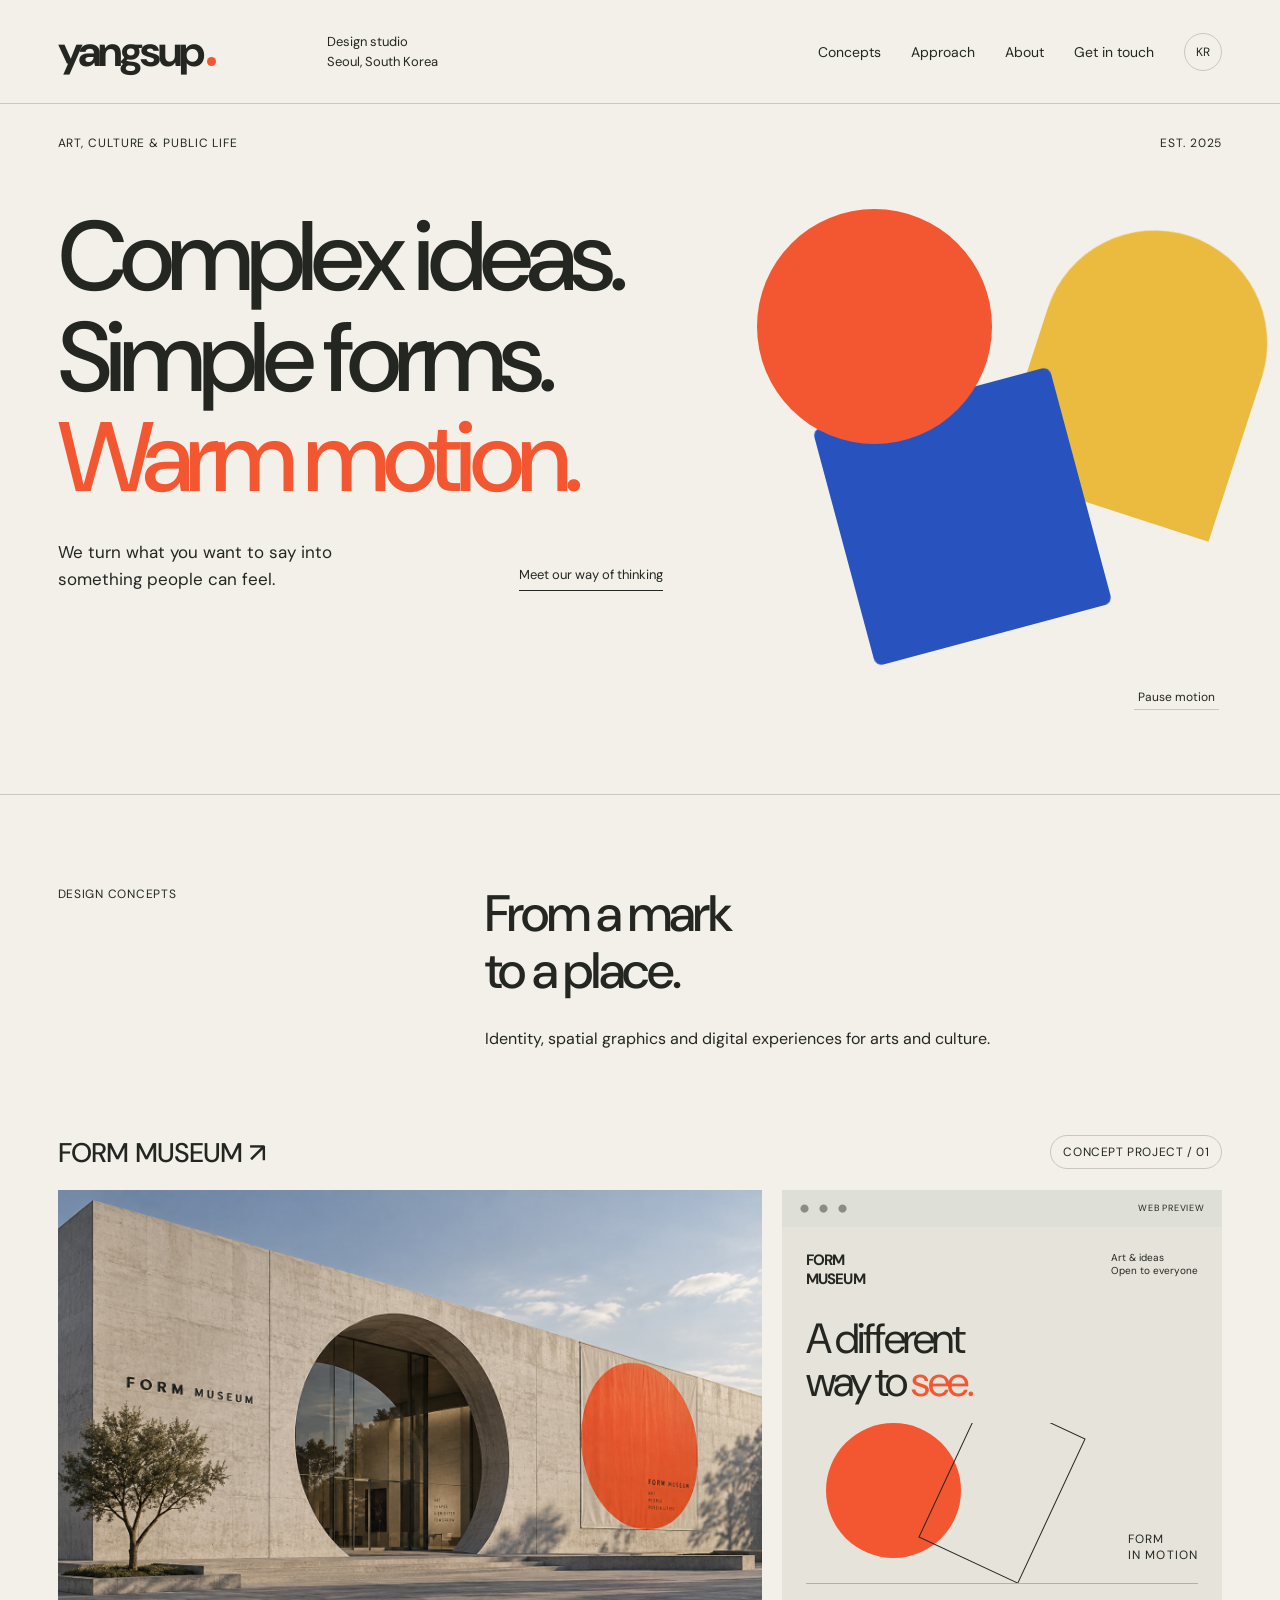
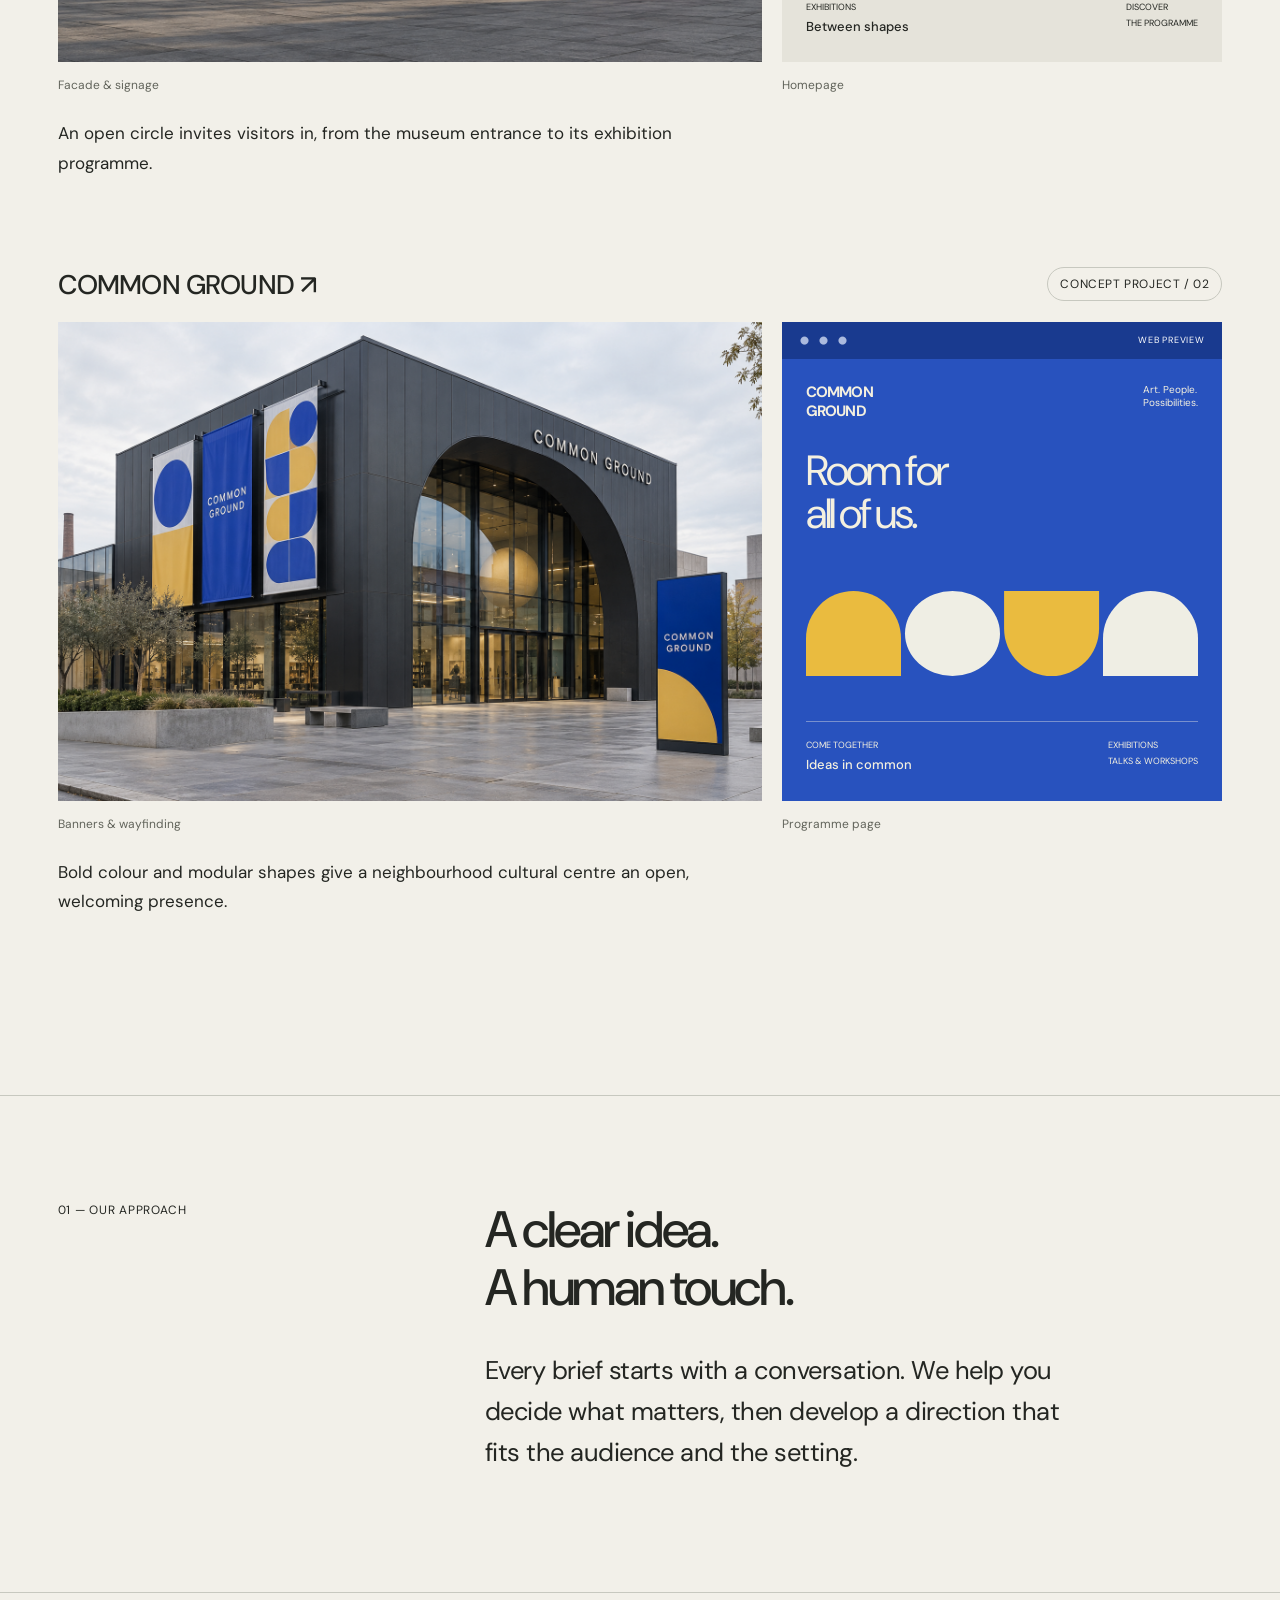
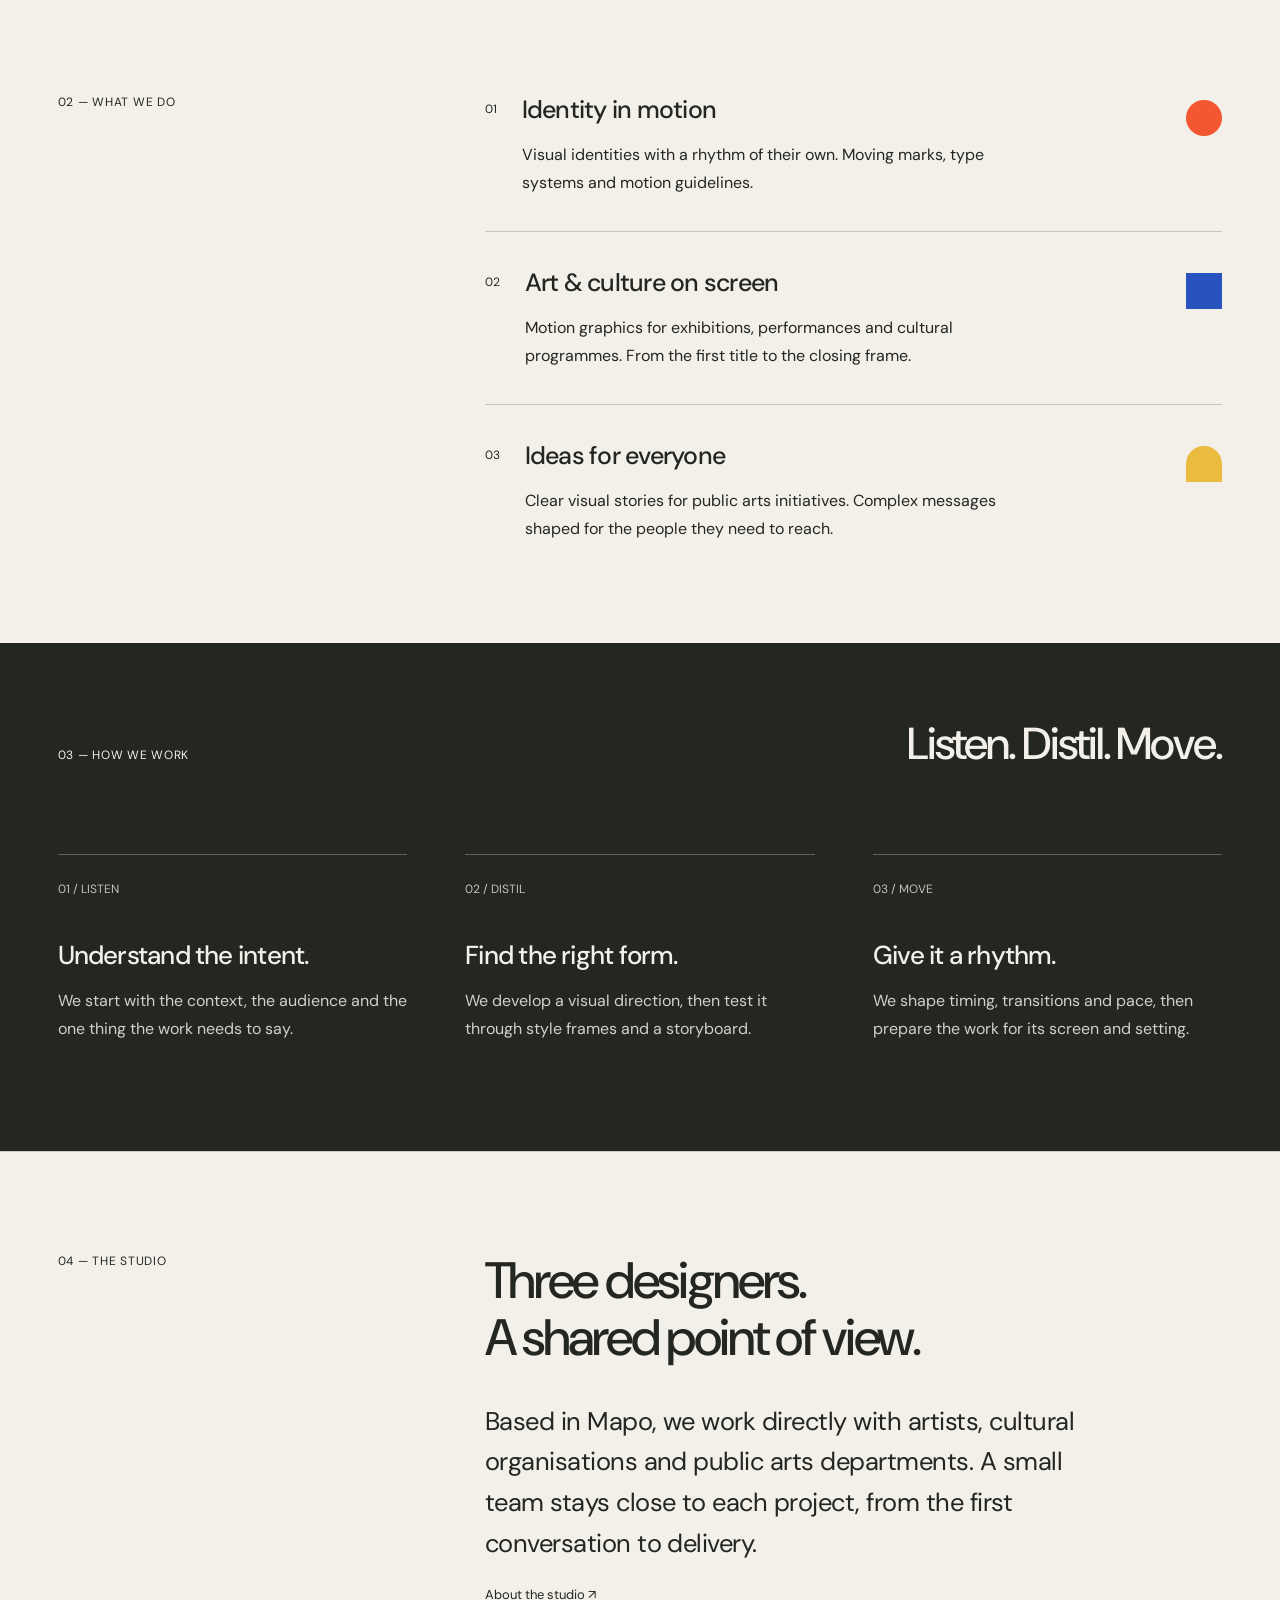
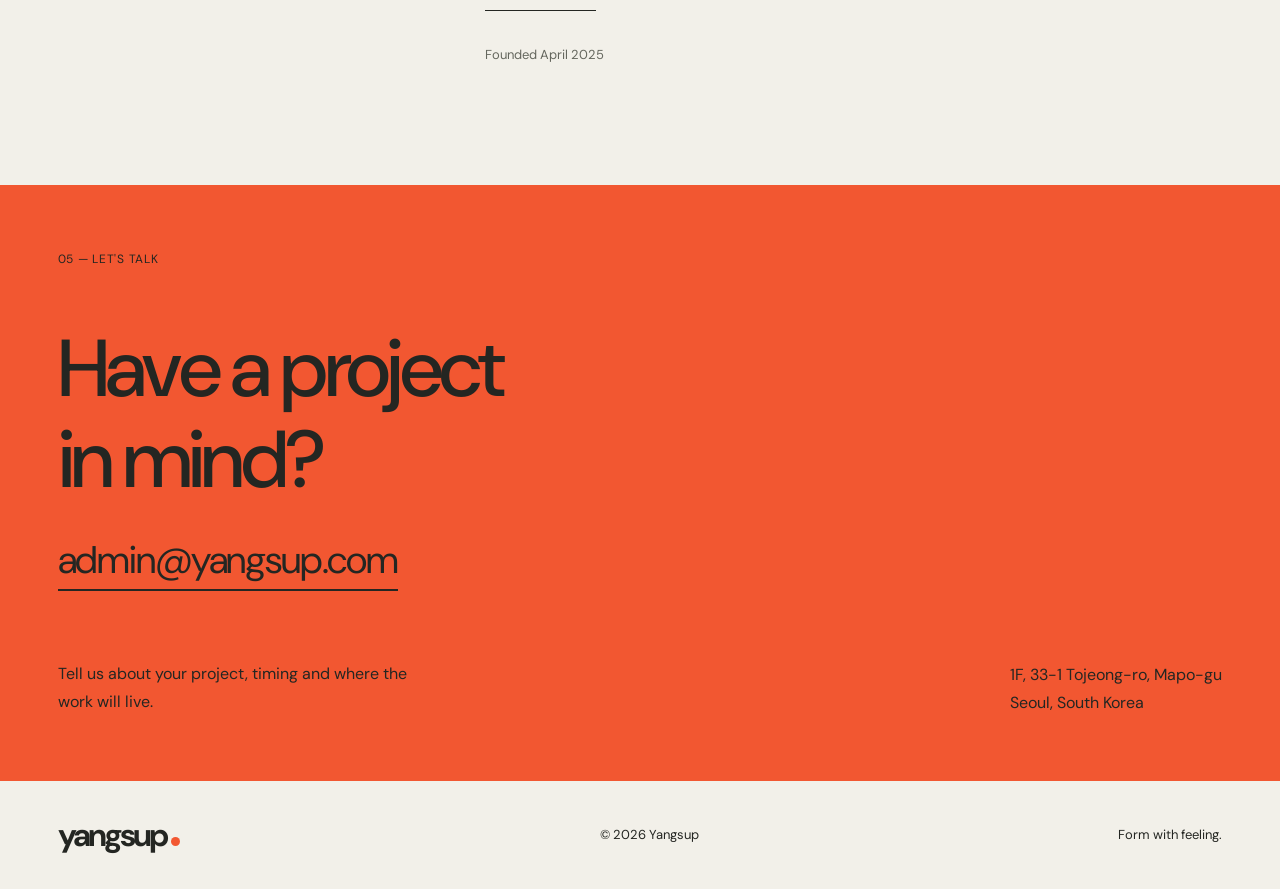
<file: index.html>
<!doctype html>
<html lang="en"><head><meta charset="utf-8"><meta name="viewport" content="width=device-width,initial-scale=1"><title>Yangsup — Ideas into warm motion.</title><meta name="description" content="Yangsup is a three-person motion design studio in Seoul. We translate complex ideas into geometric forms and warm, thoughtful movement for arts and culture."><meta name="theme-color" content="#f2f0e9"><link rel="icon" type="image/svg+xml" href="data:image/svg+xml,%3Csvg xmlns='http://www.w3.org/2000/svg' viewBox='0 0 64 64'%3E%3Crect width='64' height='64' rx='32' fill='%23f25731'/%3E%3Cpath d='M17 19L32 35L47 19M32 35V49' stroke='%23212320' stroke-width='9' fill='none'/%3E%3C/svg%3E"><link rel="stylesheet" href="style.css?v=20261009c"></head>
<body><a class="skip" href="#main">Skip to content</a><header><a class="logo" href="#" aria-label="Yangsup home">yangsup<span class="logo-dot"></span></a><span class="header-note">Design studio<br>Seoul, South Korea</span><nav aria-label="Main navigation"><a href="#concepts" data-en="Concepts" data-ko="콘셉트">Concepts</a><a href="#approach" data-en="Approach" data-ko="작업 방식">Approach</a><a href="about.html" data-en="About" data-ko="소개">About</a><a href="#contact" data-en="Get in touch" data-ko="프로젝트 문의">Get in touch</a><button id="lang" aria-label="한국어로 보기">KR</button></nav></header>
<main id="main"><section class="hero"><div class="eyebrow"><span>ART, CULTURE & PUBLIC LIFE</span><span>EST. 2025</span></div><h1 data-en="Complex ideas.<br>Simple forms.<br><em>Warm motion.</em>" data-ko="복잡한 말을.<br>명확한 형태로.<br><em>따뜻한 움직임으로.</em>">Complex ideas.<br>Simple forms.<br><em>Warm motion.</em></h1><div class="hero-bottom"><p data-en="We turn what you want to say into something people can feel." data-ko="전하고 싶은 말을, 사람들이 느낄 수 있는 움직임으로 만듭니다.">We turn what you want to say into something people can feel.</p><a href="#approach" class="text-link" data-en="Meet our way of thinking" data-ko="우리의 작업 방식">Meet our way of thinking</a></div><div class="motion-stage" role="group" aria-label="Three geometric forms moving gently together: an orange circle, a yellow arch, and a blue square."><div class="shape circle"></div><div class="shape arch"></div><div class="shape square"></div><span class="stage-caption"></span><button id="motion" aria-pressed="false" aria-label="Pause animation">Pause motion</button></div></section>
<section class="portfolio" id="concepts" aria-labelledby="portfolio-title">
<div class="portfolio-heading"><div class="label" data-en="DESIGN CONCEPTS" data-ko="콘셉트 포트폴리오">DESIGN CONCEPTS</div><div><h2 id="portfolio-title" data-en="From a mark<br>to a place." data-ko="하나의 형태에서<br>하나의 공간으로.">From a mark<br>to a place.</h2><p data-en="Identity, spatial graphics and digital experiences for arts and culture." data-ko="예술과 문화를 위한 아이덴티티, 공간 그래픽, 디지털 경험.">Identity, spatial graphics and digital experiences for arts and culture.</p></div></div>
<article class="project"><div class="project-title"><h3><a href="form-museum.html">FORM MUSEUM ↗</a></h3><span class="concept-label">CONCEPT PROJECT / 01</span></div><div class="project-visuals"><figure class="architecture"><a href="form-museum.html" aria-label="View FORM MUSEUM project"><img src="form-museum.png" alt="Concept visualization of an art museum with a circular entrance and orange exhibition banner" loading="lazy" width="1536" height="1024"></a><figcaption data-en="Facade & signage" data-ko="외관과 사인">Facade & signage</figcaption></figure><figure class="web-concept museum-web"><div class="browser-bar"><span>● ● ●</span><span>WEB PREVIEW</span></div><div class="mock-page"><div class="mock-nav"><strong>FORM<br>MUSEUM</strong><span>Art & ideas<br>Open to everyone</span></div><div class="mock-title">A different<br>way to <em>see.</em></div><div class="museum-composition"><span class="mock-orbit"></span><span class="mock-line"></span><span class="mock-frame">FORM<br>IN MOTION</span></div><div class="mock-bottom"><span>EXHIBITIONS<br><b>Between shapes</b></span><span>DISCOVER<br>THE PROGRAMME</span></div></div><figcaption data-en="Homepage" data-ko="홈페이지">Homepage</figcaption></figure></div><div class="project-description"><p data-en="An open circle invites visitors in, from the museum entrance to its exhibition programme." data-ko="열린 원을 초대의 표시로 삼았습니다. 미술관 입구부터 전시 안내까지 관객을 이끕니다.">An open circle invites visitors in, from the museum entrance to its exhibition programme.</p></div></article>
<article class="project"><div class="project-title"><h3><a href="common-ground.html">COMMON GROUND ↗</a></h3><span class="concept-label">CONCEPT PROJECT / 02</span></div><div class="project-visuals"><figure class="architecture"><a href="common-ground.html" aria-label="View COMMON GROUND project"><img src="common-ground.png" alt="Concept visualization of a cultural centre with blue and yellow geometric banners" loading="lazy" width="1536" height="1024"></a><figcaption data-en="Banners & wayfinding" data-ko="배너와 공간 안내">Banners & wayfinding</figcaption></figure><figure class="web-concept culture-web"><div class="browser-bar"><span>● ● ●</span><span>WEB PREVIEW</span></div><div class="mock-page"><div class="mock-nav"><strong>COMMON<br>GROUND</strong><span>Art. People.<br>Possibilities.</span></div><div class="mock-title">Room for<br>all of us.</div><div class="culture-composition"><span></span><span></span><span></span><span></span></div><div class="mock-bottom"><span>COME TOGETHER<br><b>Ideas in common</b></span><span>EXHIBITIONS<br>TALKS & WORKSHOPS</span></div></div><figcaption data-en="Programme page" data-ko="프로그램 페이지">Programme page</figcaption></figure></div><div class="project-description"><p data-en="Bold colour and modular shapes give a neighbourhood cultural centre an open, welcoming presence." data-ko="선명한 색과 조합 가능한 도형으로 동네 문화공간의 열린 분위기를 표현했습니다.">Bold colour and modular shapes give a neighbourhood cultural centre an open, welcoming presence.</p></div></article>
</section>
<section class="intro section" id="approach"><div class="label">01 — <span data-en="OUR APPROACH" data-ko="작업 방식">OUR APPROACH</span></div><div><h2 data-en="A clear idea.<br>A human touch." data-ko="생각은 명확하게.<br>감각은 따뜻하게.">A clear idea.<br>A human touch.</h2><p class="large-copy" data-en="Every brief starts with a conversation. We help you decide what matters, then develop a direction that fits the audience and the setting." data-ko="모든 작업은 대화에서 시작합니다. 무엇을 전달할지 함께 정하고, 관객과 매체에 맞는 방향을 제안합니다.">Every brief starts with a conversation. We help you decide what matters, then develop a direction that fits the audience and the setting.</p></div></section>
<section class="services section"><div class="label">02 — <span data-en="WHAT WE DO" data-ko="하는 일">WHAT WE DO</span></div><div class="service-list"><article><span class="number">01</span><div><h3 data-en="Identity in motion" data-ko="움직이는 아이덴티티">Identity in motion</h3><p data-en="Visual identities with a rhythm of their own. Moving marks, type systems and motion guidelines." data-ko="브랜드 고유의 리듬을 만듭니다. 움직이는 로고, 타이포그래피, 모션 가이드라인을 설계합니다.">Visual identities with a rhythm of their own. Moving marks, type systems and motion guidelines.</p></div><span class="mini orange"></span></article><article><span class="number">02</span><div><h3 data-en="Art & culture on screen" data-ko="화면으로 만나는 예술">Art & culture on screen</h3><p data-en="Motion graphics for exhibitions, performances and cultural programmes. From the first title to the closing frame." data-ko="전시, 공연, 문화 프로그램을 위한 모션 그래픽. 첫 타이틀부터 마지막 장면까지 하나의 흐름으로 연결합니다.">Motion graphics for exhibitions, performances and cultural programmes. From the first title to the closing frame.</p></div><span class="mini blue"></span></article><article><span class="number">03</span><div><h3 data-en="Ideas for everyone" data-ko="누구에게나 닿는 이야기">Ideas for everyone</h3><p data-en="Clear visual stories for public arts initiatives. Complex messages shaped for the people they need to reach." data-ko="공공 예술 사업의 복잡한 메시지를 정리합니다. 전달해야 할 사람을 생각하며 형태와 움직임을 고릅니다.">Clear visual stories for public arts initiatives. Complex messages shaped for the people they need to reach.</p></div><span class="mini yellow"></span></article></div></section>
<section class="process"><div class="process-heading"><div class="label">03 — <span data-en="HOW WE WORK" data-ko="진행 과정">HOW WE WORK</span></div><h2 data-en="Listen. Distil. Move." data-ko="듣고. 고르고. 움직입니다.">Listen. Distil. Move.</h2></div><div class="steps"><article><span>01 / LISTEN</span><h3 data-en="Understand the intent." data-ko="의도를 이해합니다.">Understand the intent.</h3><p data-en="We start with the context, the audience and the one thing the work needs to say." data-ko="프로젝트의 맥락과 관객을 이해하고, 꼭 전달해야 할 한 가지를 찾습니다.">We start with the context, the audience and the one thing the work needs to say.</p></article><article><span>02 / DISTIL</span><h3 data-en="Find the right form." data-ko="알맞은 형태를 찾습니다.">Find the right form.</h3><p data-en="We develop a visual direction, then test it through style frames and a storyboard." data-ko="시각적인 방향을 정하고, 스타일 프레임과 스토리보드로 함께 확인합니다.">We develop a visual direction, then test it through style frames and a storyboard.</p></article><article><span>03 / MOVE</span><h3 data-en="Give it a rhythm." data-ko="리듬을 더합니다.">Give it a rhythm.</h3><p data-en="We shape timing, transitions and pace, then prepare the work for its screen and setting." data-ko="타이밍과 전환, 속도를 다듬습니다. 작품이 놓일 화면과 공간에 맞춰 마무리합니다.">We shape timing, transitions and pace, then prepare the work for its screen and setting.</p></article></div></section>
<section class="studio section" id="studio"><div class="label">04 — <span data-en="THE STUDIO" data-ko="스튜디오">THE STUDIO</span></div><div><h2 data-en="Three designers.<br>A shared point of view." data-ko="세 명의 디자이너.<br>함께 바라보는 방향.">Three designers.<br>A shared point of view.</h2><p class="large-copy" data-en="Based in Mapo, we work directly with artists, cultural organisations and public arts departments. A small team stays close to each project, from the first conversation to delivery." data-ko="마포를 기반으로 예술가, 문화예술 단체, 공공기관의 예술 부서와 협업합니다. 작은 팀이 첫 대화부터 납품까지 긴밀하게 참여합니다.">Based in Mapo, we work directly with artists, cultural organisations and public arts departments. A small team stays close to each project, from the first conversation to delivery.</p><a class="text-link" href="about.html" data-en="About the studio ↗" data-ko="스튜디오 소개 ↗">About the studio ↗</a><p class="established" data-en="Founded April 2025" data-ko="2025년 4월 설립">Founded April 2025</p></div></section>
<section class="contact" id="contact"><div class="label">05 — <span data-en="LET'S TALK" data-ko="프로젝트 문의">LET'S TALK</span></div><h2 data-en="Have a project<br>in mind?" data-ko="준비 중인<br>프로젝트가 있나요?">Have a project<br>in mind?</h2><a class="email" href="mailto:admin@yangsup.com">admin@yangsup.com</a><div class="contact-bottom"><p data-en="Tell us about your project, timing and where the work will live." data-ko="프로젝트의 내용과 일정, 작업이 쓰일 곳을 알려 주세요.">Tell us about your project, timing and where the work will live.</p><address><span data-en="1F, 33-1 Tojeong-ro, Mapo-gu<br>Seoul, South Korea" data-ko="서울 마포구 토정로 33-1, 1층">1F, 33-1 Tojeong-ro, Mapo-gu<br>Seoul, South Korea</span></address></div></section></main><footer><a class="logo" href="#">yangsup<span class="logo-dot"></span></a><span>© <span id="year">2026</span> Yangsup</span><span data-en="Form with feeling." data-ko="형태에 온도를.">Form with feeling.</span></footer><script src="script.js?v=3"></script></body></html>
</file>
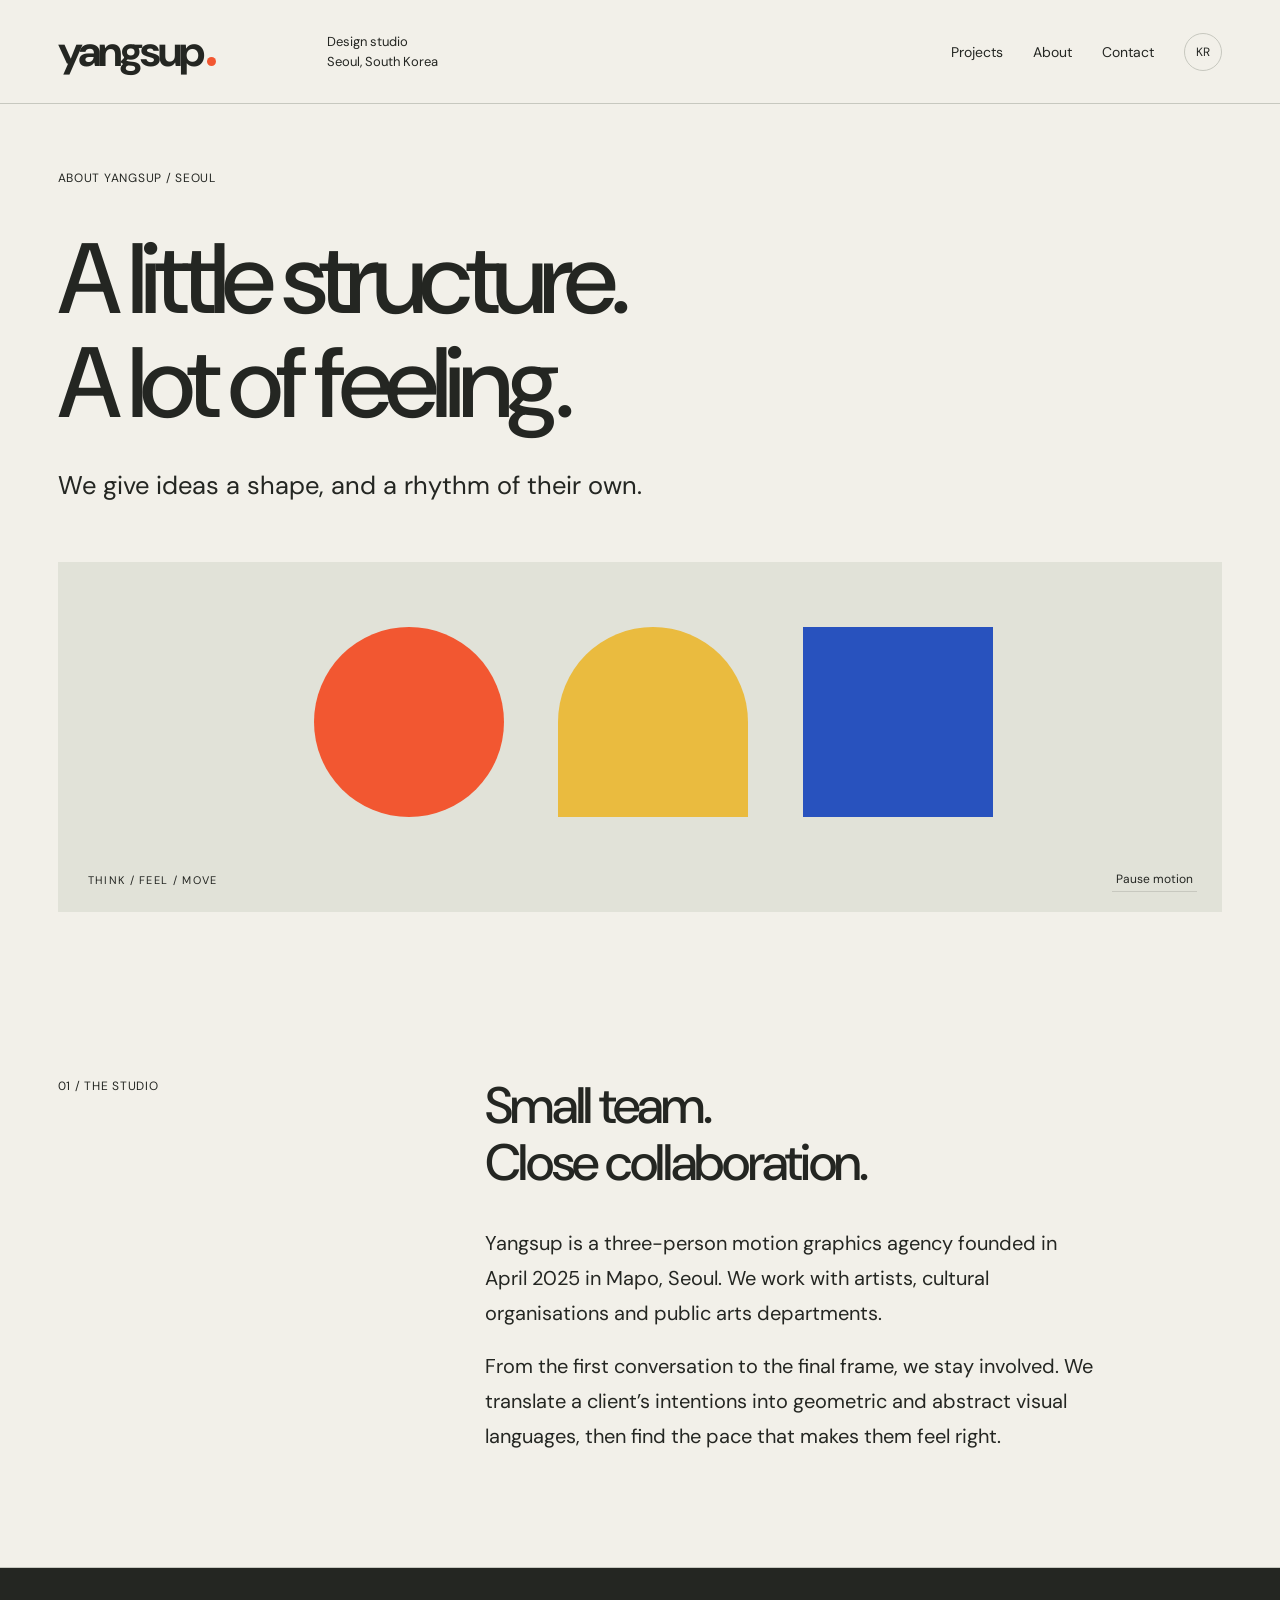
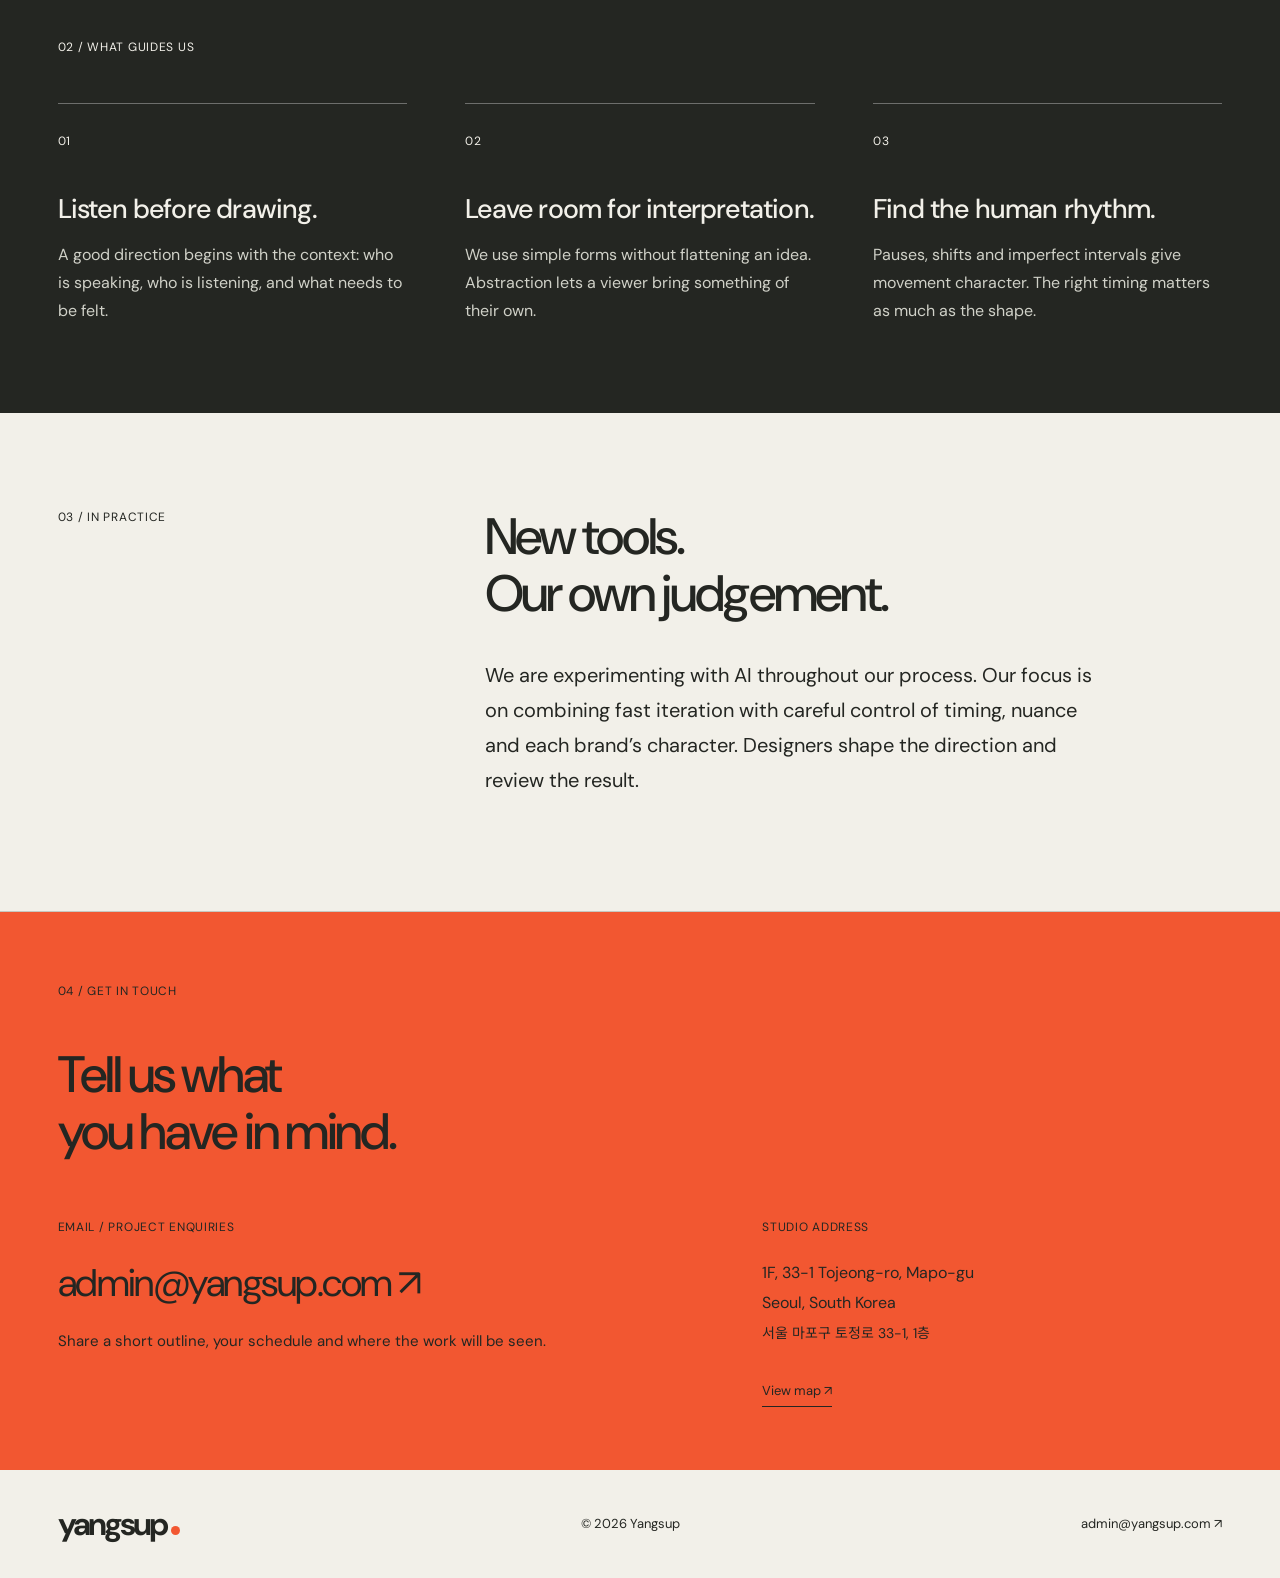
<file: about.html>
<!doctype html><html lang="en"><head><meta charset="utf-8"><meta name="viewport" content="width=device-width,initial-scale=1"><title>About — Yangsup</title><meta name="description" content="About. Motion, identity and digital design by Yangsup, Seoul."><link rel="stylesheet" href="style.css?v=20261009"><link rel="stylesheet" href="detail.css?v=1"></head><body class="detail-page"><a class="skip" href="#main">Skip to content</a><header><a class="logo" href="index.html" aria-label="Yangsup home">yangsup<span class="logo-dot"></span></a><span class="header-note">Design studio<br>Seoul, South Korea</span><nav aria-label="Main navigation"><a href="index.html#concepts" data-en="Projects" data-ko="프로젝트">Projects</a><a href="about.html" data-en="About" data-ko="소개">About</a><a href="mailto:admin@yangsup.com" data-en="Contact" data-ko="문의">Contact</a><button id="lang" aria-label="한국어로 보기">KR</button></nav></header><main id="main"><section class="detail-intro about-intro"><div class="label">ABOUT YANGSUP / SEOUL</div><h1 data-en="A little structure.<br>A lot of feeling." data-ko="명확한 구조.<br>풍부한 감각.">A little structure.<br>A lot of feeling.</h1><p class="lead" data-en="We give ideas a shape, and a rhythm of their own." data-ko="생각에 형태를, 그 형태에 고유한 리듬을 부여합니다.">We give ideas a shape, and a rhythm of their own.</p><div class="about-art" aria-label="A circle, arch and square moving in a shared space"><i class="orbit-disc anim"></i><i class="about-arch anim"></i><i class="about-square anim"></i><span>THINK / FEEL / MOVE</span><button id="motion" aria-pressed="false">Pause motion</button></div></section><section class="editorial"><div class="label">01 / THE STUDIO</div><div><h2 data-en="Small team.<br>Close collaboration." data-ko="작은 팀.<br>긴밀한 협업.">Small team.<br>Close collaboration.</h2><p data-en="Yangsup is a three-person motion graphics agency founded in April 2025 in Mapo, Seoul. We work with artists, cultural organisations and public arts departments." data-ko="Yangsup은 2025년 4월 서울 마포에서 시작한 3인 모션 그래픽 에이전시입니다. 예술가, 문화예술 단체, 공공기관의 예술 부서와 협업합니다.">Yangsup is a three-person motion graphics agency founded in April 2025 in Mapo, Seoul. We work with artists, cultural organisations and public arts departments.</p><p data-en="From the first conversation to the final frame, we stay involved. We translate a client’s intentions into geometric and abstract visual languages, then find the pace that makes them feel right." data-ko="첫 대화부터 마지막 장면까지 함께합니다. 고객의 의도를 기하학과 추상의 시각 언어로 해석하고, 그에 어울리는 속도와 호흡을 찾습니다.">From the first conversation to the final frame, we stay involved. We translate a client’s intentions into geometric and abstract visual languages, then find the pace that makes them feel right.</p></div></section><section class="principles"><div class="label">02 / WHAT GUIDES US</div><div class="principle-grid"><article><span class="label">01</span><h3 data-en="Listen before drawing." data-ko="그리기 전에 듣습니다.">Listen before drawing.</h3><p data-en="A good direction begins with the context: who is speaking, who is listening, and what needs to be felt." data-ko="누가 말하고, 누가 듣는지 살펴봅니다. 전달할 내용과 남기고 싶은 감정을 먼저 이해합니다.">A good direction begins with the context: who is speaking, who is listening, and what needs to be felt.</p></article><article><span class="label">02</span><h3 data-en="Leave room for interpretation." data-ko="해석할 여지를 남깁니다.">Leave room for interpretation.</h3><p data-en="We use simple forms without flattening an idea. Abstraction lets a viewer bring something of their own." data-ko="간결하게 표현하되 생각의 깊이는 지킵니다. 보는 이가 자신의 경험을 더할 수 있도록 여백을 남깁니다.">We use simple forms without flattening an idea. Abstraction lets a viewer bring something of their own.</p></article><article><span class="label">03</span><h3 data-en="Find the human rhythm." data-ko="사람의 리듬을 찾습니다.">Find the human rhythm.</h3><p data-en="Pauses, shifts and imperfect intervals give movement character. The right timing matters as much as the shape." data-ko="멈춤과 전환, 일정하지 않은 간격이 움직임의 개성을 만듭니다. 형태만큼 타이밍을 중요하게 생각합니다.">Pauses, shifts and imperfect intervals give movement character. The right timing matters as much as the shape.</p></article></div></section><section class="editorial"><div class="label">03 / IN PRACTICE</div><div><h2 data-en="New tools.<br>Our own judgement." data-ko="새로운 도구.<br>우리의 판단.">New tools.<br>Our own judgement.</h2><p data-en="We are experimenting with AI throughout our process. Our focus is on combining fast iteration with careful control of timing, nuance and each brand’s character. Designers shape the direction and review the result." data-ko="제작 과정 전반에서 AI를 실험합니다. 빠른 시도에 타이밍과 감정의 세밀한 조율을 결합하고, 각 브랜드의 개성을 지키는 데 집중합니다. 방향을 정하고 결과를 판단하는 것은 디자이너입니다.">We are experimenting with AI throughout our process. Our focus is on combining fast iteration with careful control of timing, nuance and each brand’s character. Designers shape the direction and review the result.</p></div></section><section class="about-contact" id="contact"><div class="label">04 / GET IN TOUCH</div><h2 data-en="Tell us what<br>you have in mind." data-ko="준비 중인 이야기를<br>들려주세요.">Tell us what<br>you have in mind.</h2><div class="contact-grid"><div><span class="label">EMAIL / PROJECT ENQUIRIES</span><a class="contact-mail" href="mailto:admin@yangsup.com">admin@yangsup.com ↗</a><p data-en="Share a short outline, your schedule and where the work will be seen." data-ko="프로젝트 개요와 일정, 작업이 쓰일 곳을 알려 주세요.">Share a short outline, your schedule and where the work will be seen.</p></div><div><span class="label">STUDIO ADDRESS</span><address>1F, 33-1 Tojeong-ro, Mapo-gu<br>Seoul, South Korea<br><span lang="ko">서울 마포구 토정로 33-1, 1층</span></address><a class="text-link" href="https://www.google.com/maps/search/?api=1&query=33-1+Tojeong-ro+Mapo-gu+Seoul" target="_blank" rel="noopener" data-en="View map ↗" data-ko="지도 보기 ↗">View map ↗</a></div></div></section></main><footer><a class="logo" href="index.html">yangsup<span class="logo-dot"></span></a><span>© <span id="year">2026</span> Yangsup</span><a href="mailto:admin@yangsup.com">admin@yangsup.com ↗</a></footer><script src="script.js?v=3"></script></body></html>
</file>
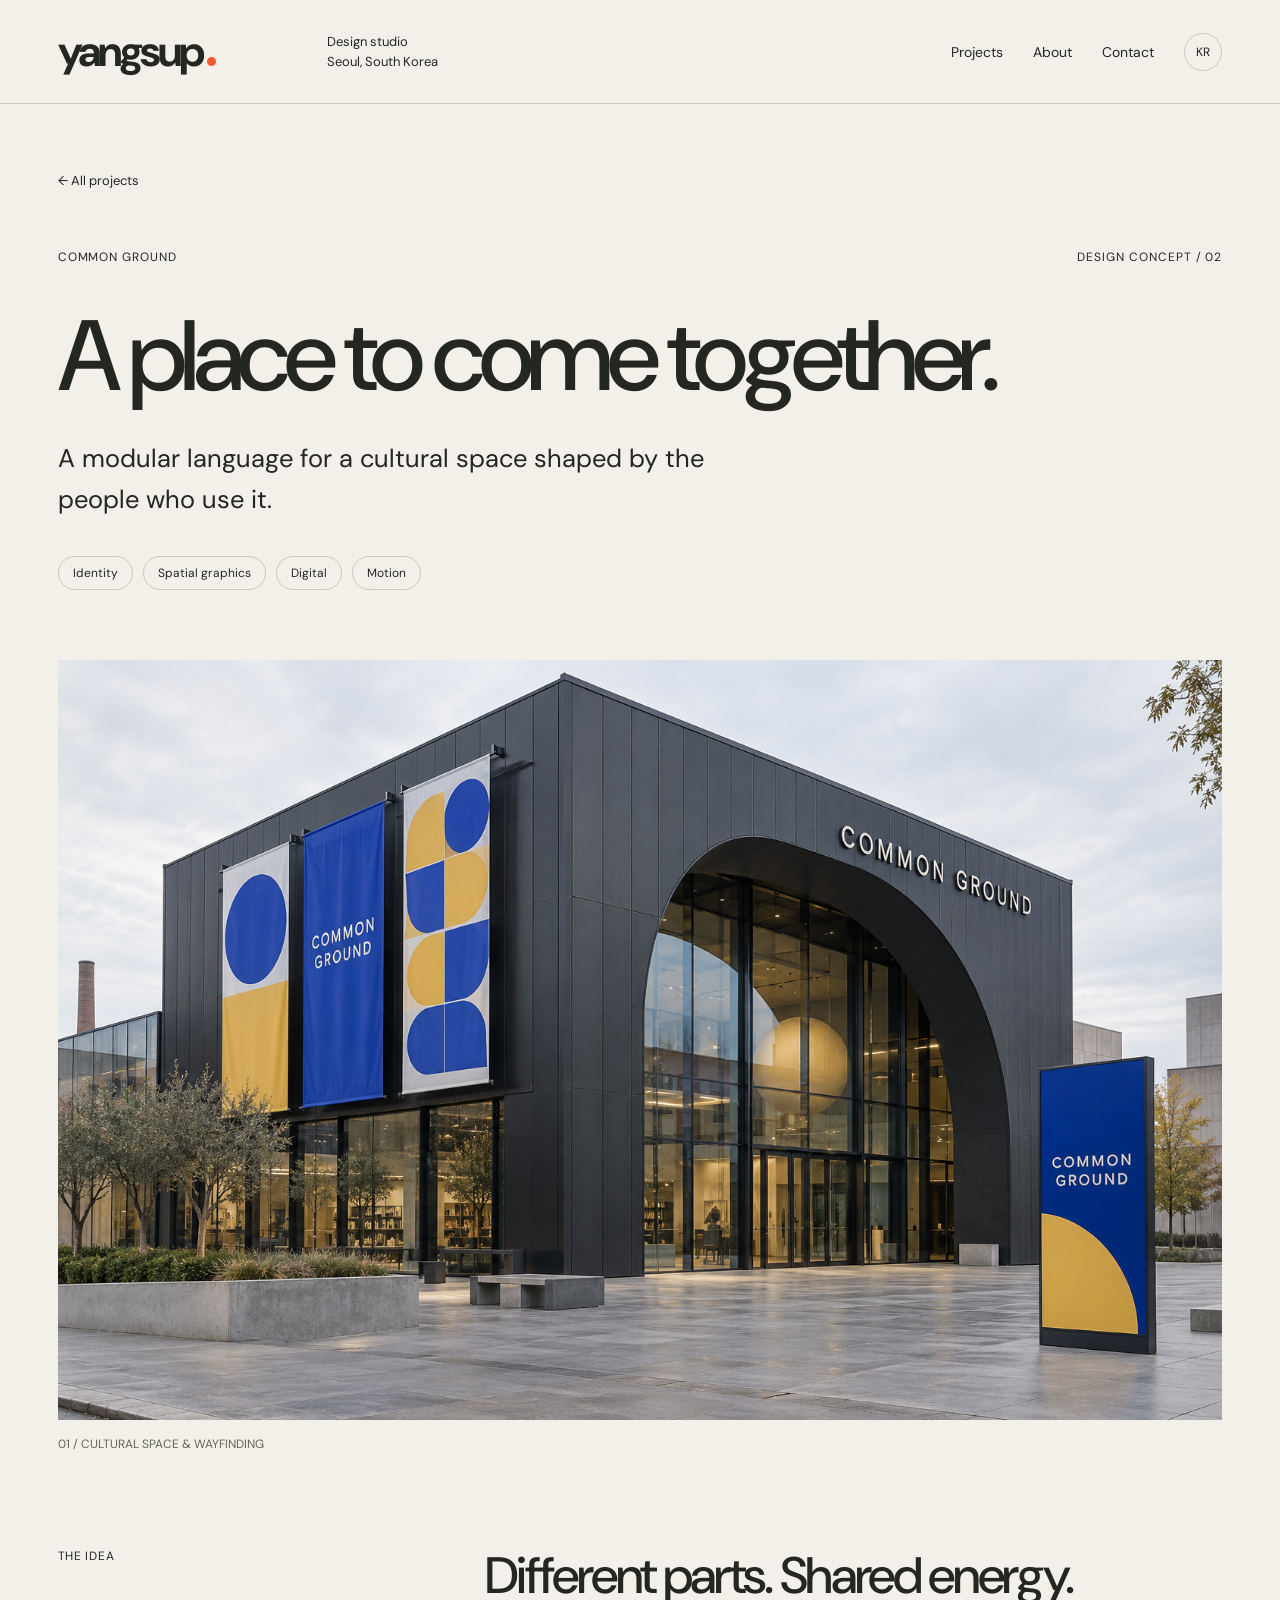
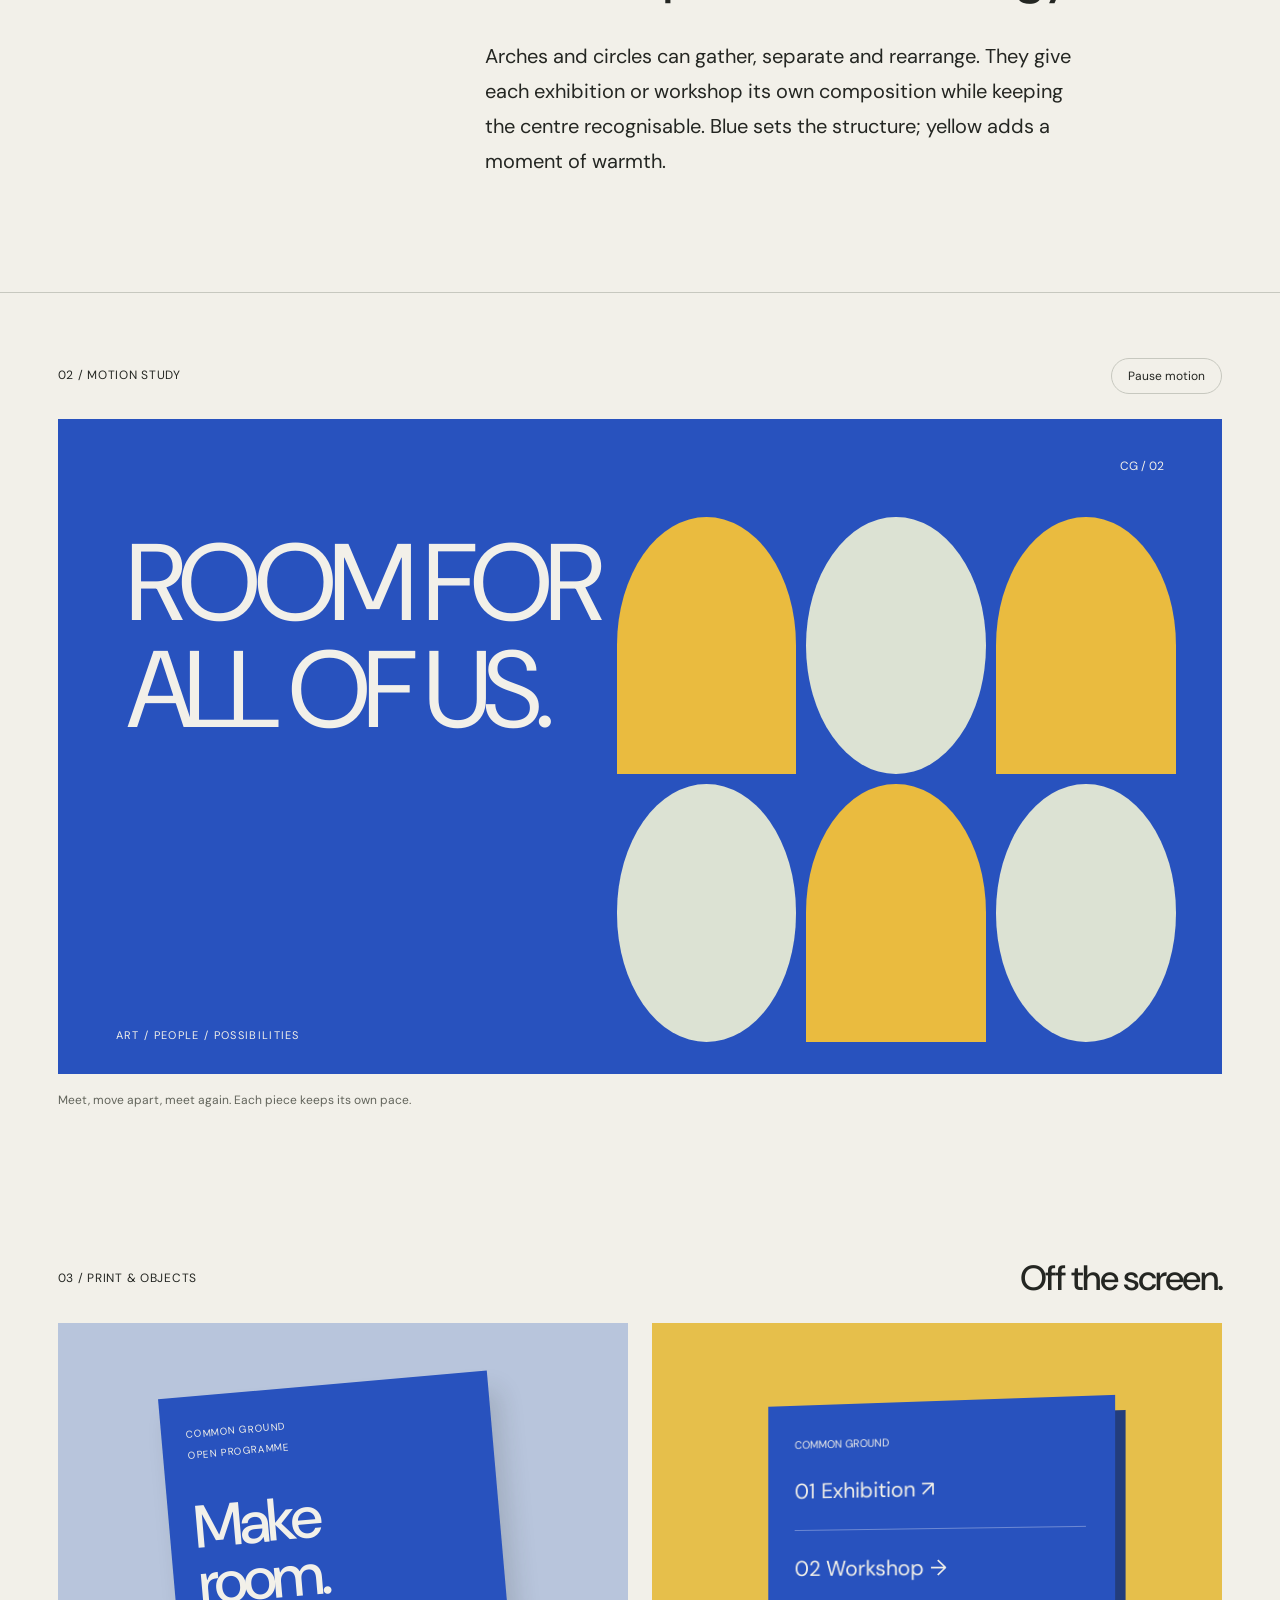
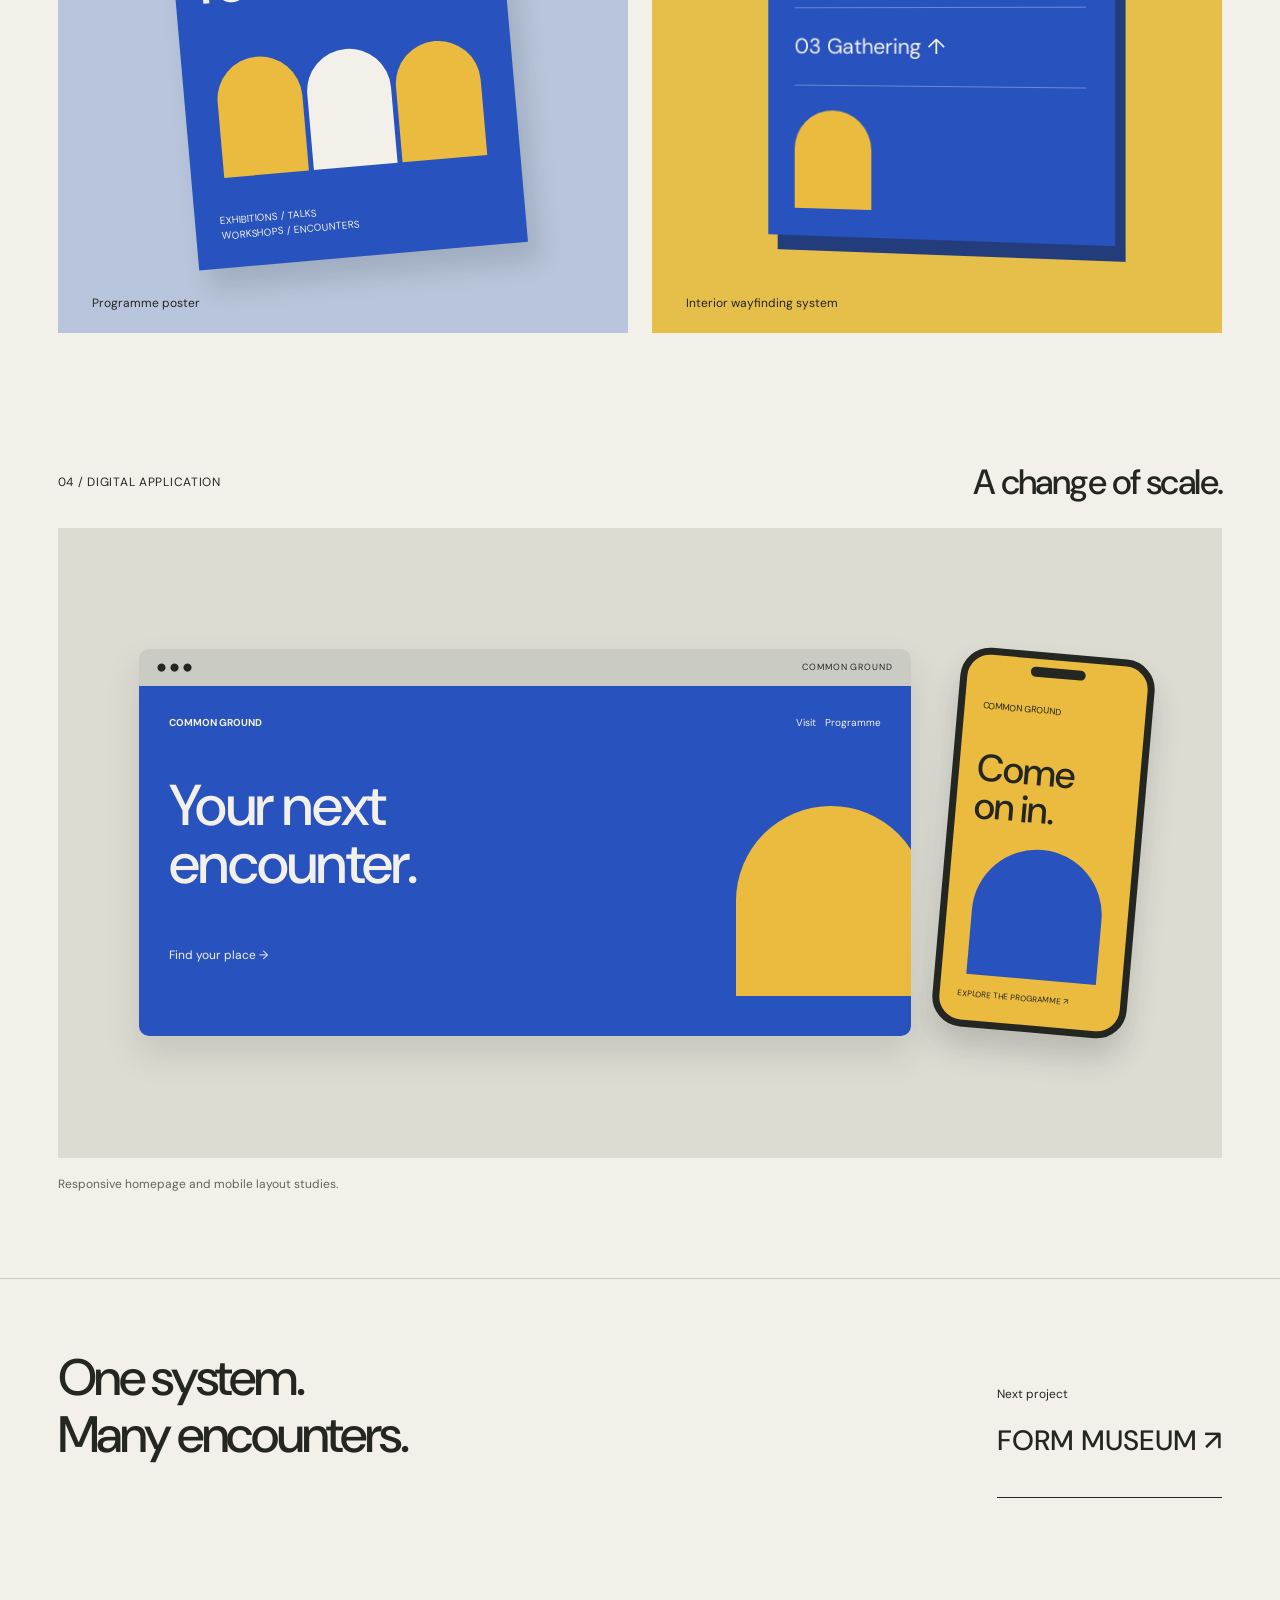
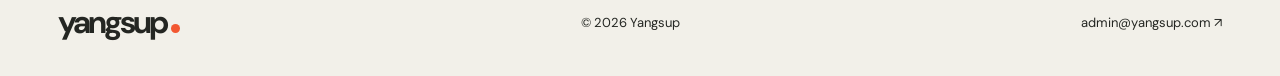
<file: common-ground.html>
<!doctype html><html lang="en"><head><meta charset="utf-8"><meta name="viewport" content="width=device-width,initial-scale=1"><title>COMMON GROUND — Yangsup</title><meta name="description" content="COMMON GROUND. Motion, identity and digital design by Yangsup, Seoul."><link rel="stylesheet" href="style.css?v=20261009"><link rel="stylesheet" href="detail.css?v=1"></head><body class="detail-page"><a class="skip" href="#main">Skip to content</a><header><a class="logo" href="index.html" aria-label="Yangsup home">yangsup<span class="logo-dot"></span></a><span class="header-note">Design studio<br>Seoul, South Korea</span><nav aria-label="Main navigation"><a href="index.html#concepts" data-en="Projects" data-ko="프로젝트">Projects</a><a href="about.html" data-en="About" data-ko="소개">About</a><a href="mailto:admin@yangsup.com" data-en="Contact" data-ko="문의">Contact</a><button id="lang" aria-label="한국어로 보기">KR</button></nav></header><main id="main"><div class="case ground"><section class="detail-intro"><a class="back-link" href="index.html#concepts">← <span data-en="All projects" data-ko="전체 프로젝트">All projects</span></a><div class="case-meta"><span>COMMON GROUND</span><span>DESIGN CONCEPT / 02</span></div><h1 data-en="A place to come together." data-ko="함께 모이는 공간.">A place to come together.</h1><p class="lead" data-en="A modular language for a cultural space shaped by the people who use it." data-ko="사람들이 함께 만들어 가는 문화공간을 위한 조합 가능한 시각 언어.">A modular language for a cultural space shaped by the people who use it.</p><div class="disciplines"><span>Identity</span><span>Spatial graphics</span><span>Digital</span><span>Motion</span></div></section><figure class="case-cover"><img src="common-ground.png" width="1536" height="1024" alt="COMMON GROUND architectural identity visualization"><figcaption>01 / CULTURAL SPACE & WAYFINDING</figcaption></figure><section class="editorial"><div class="label">THE IDEA</div><div><h2 data-en="Different parts. Shared energy." data-ko="다른 조각, 같은 에너지.">Different parts. Shared energy.</h2><p data-en="Arches and circles can gather, separate and rearrange. They give each exhibition or workshop its own composition while keeping the centre recognisable. Blue sets the structure; yellow adds a moment of warmth." data-ko="아치와 원이 모이고, 흩어지고, 다시 자리를 바꿉니다. 전시와 워크숍마다 다른 구성을 만들면서도 문화공간의 인상은 유지합니다. 파랑이 구조를 잡고 노랑이 온기를 더합니다.">Arches and circles can gather, separate and rearrange. They give each exhibition or workshop its own composition while keeping the centre recognisable. Blue sets the structure; yellow adds a moment of warmth.</p></div></section><section class="motion-section"><div class="section-top"><div class="label">02 / MOTION STUDY</div><button id="motion" aria-pressed="false">Pause motion</button></div><div class="motion-canvas ground-film"><div class="ground-tiles"><i class="anim"></i><i class="anim"></i><i class="anim"></i><i class="anim"></i><i class="anim"></i><i class="anim"></i></div><div class="ground-word">ROOM FOR<br>ALL OF US.</div><span class="film-small">ART / PEOPLE / POSSIBILITIES</span><span class="film-index">CG / 02</span></div><p class="sample-caption" data-en="Meet, move apart, meet again. Each piece keeps its own pace." data-ko="만나고, 흩어지고, 다시 모입니다. 각 조각은 저마다의 속도를 유지합니다.">Meet, move apart, meet again. Each piece keeps its own pace.</p></section><section class="applications"><div class="section-top"><div class="label">03 / PRINT & OBJECTS</div><h2 data-en="Off the screen." data-ko="화면 밖으로.">Off the screen.</h2></div><div class="application-grid"><figure class="poster-scene"><div class="poster ground-poster"><span>COMMON GROUND<br>OPEN PROGRAMME</span><h3>Make<br>room.</h3><div class="poster-modules"><i class="anim"></i><i class="anim"></i><i class="anim"></i></div><div class="poster-foot">EXHIBITIONS / TALKS<br>WORKSHOPS / ENCOUNTERS</div></div><figcaption>Programme poster</figcaption></figure><figure class="object-scene"><div class="wayfinding"><span>COMMON GROUND</span><p>01 Exhibition ↗</p><p>02 Workshop →</p><p>03 Gathering ↑</p><div class="sign-arch"></div></div><figcaption>Interior wayfinding system</figcaption></figure></div></section><section class="digital-section"><div class="section-top"><div class="label">04 / DIGITAL APPLICATION</div><h2 data-en="A change of scale." data-ko="다른 크기, 같은 인상.">A change of scale.</h2></div><div class="device-scene"><div class="desktop-frame"><div class="device-toolbar"><span>● ● ●</span><span>COMMON GROUND</span></div><div class="sample-site"><div class="sample-nav"><b>COMMON GROUND</b><span>Visit &nbsp; Programme</span></div><h3>Your next<br>encounter.</h3><div class="digital-shape anim"></div><div class="sample-bottom">Find your place →</div></div></div><div class="phone-frame"><div class="phone-notch"></div><span>COMMON GROUND</span><h3>Come<br>on in.</h3><div class="phone-shape anim"></div><div class="phone-footer">EXPLORE THE PROGRAMME ↗</div></div></div><p class="sample-caption" data-en="Responsive homepage and mobile layout studies." data-ko="홈페이지와 모바일 화면 적용 시안.">Responsive homepage and mobile layout studies.</p></section><section class="case-ending"><h2 data-en="One system.<br>Many encounters." data-ko="하나의 체계.<br>여러 만남.">One system.<br>Many encounters.</h2><a class="next-project" href="form-museum.html"><span data-en="Next project" data-ko="다음 프로젝트">Next project</span><strong>FORM MUSEUM ↗</strong></a></section></div></main><footer><a class="logo" href="index.html">yangsup<span class="logo-dot"></span></a><span>© <span id="year">2026</span> Yangsup</span><a href="mailto:admin@yangsup.com">admin@yangsup.com ↗</a></footer><script src="script.js?v=3"></script></body></html>
</file>
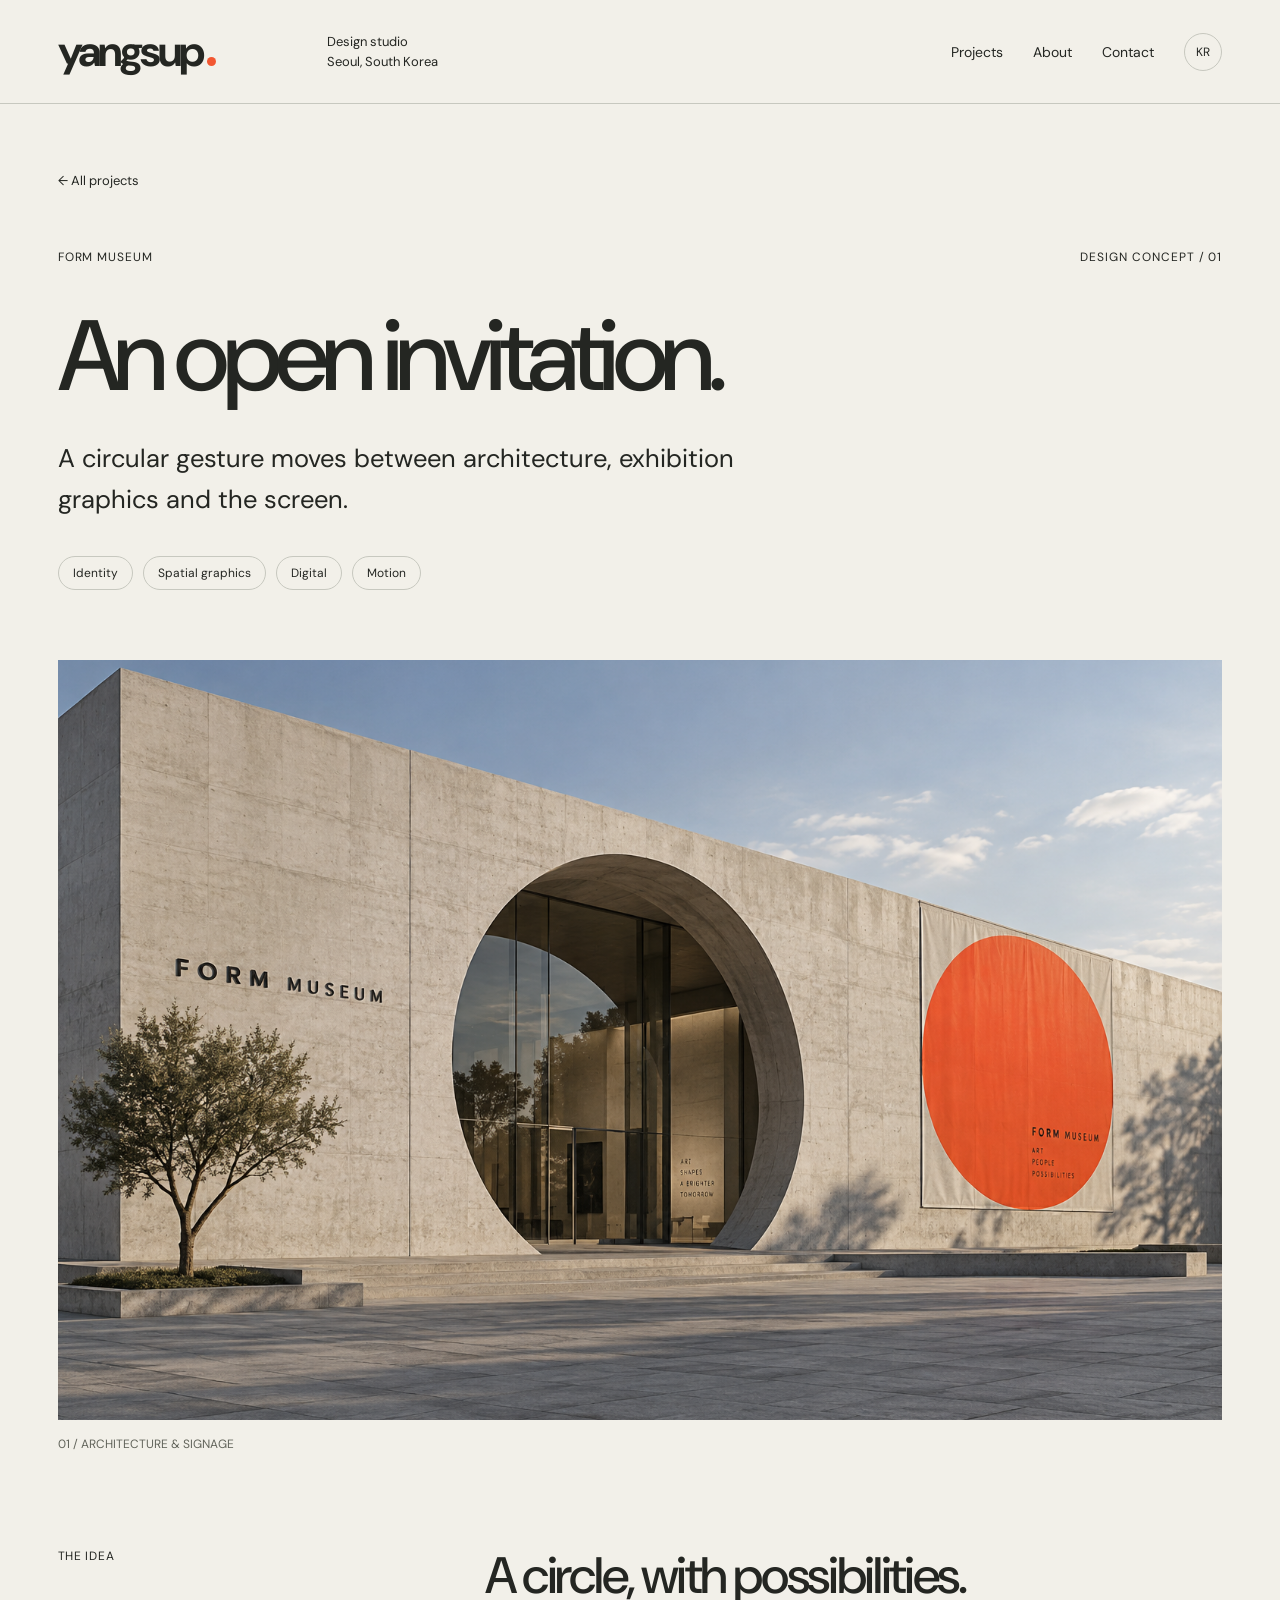
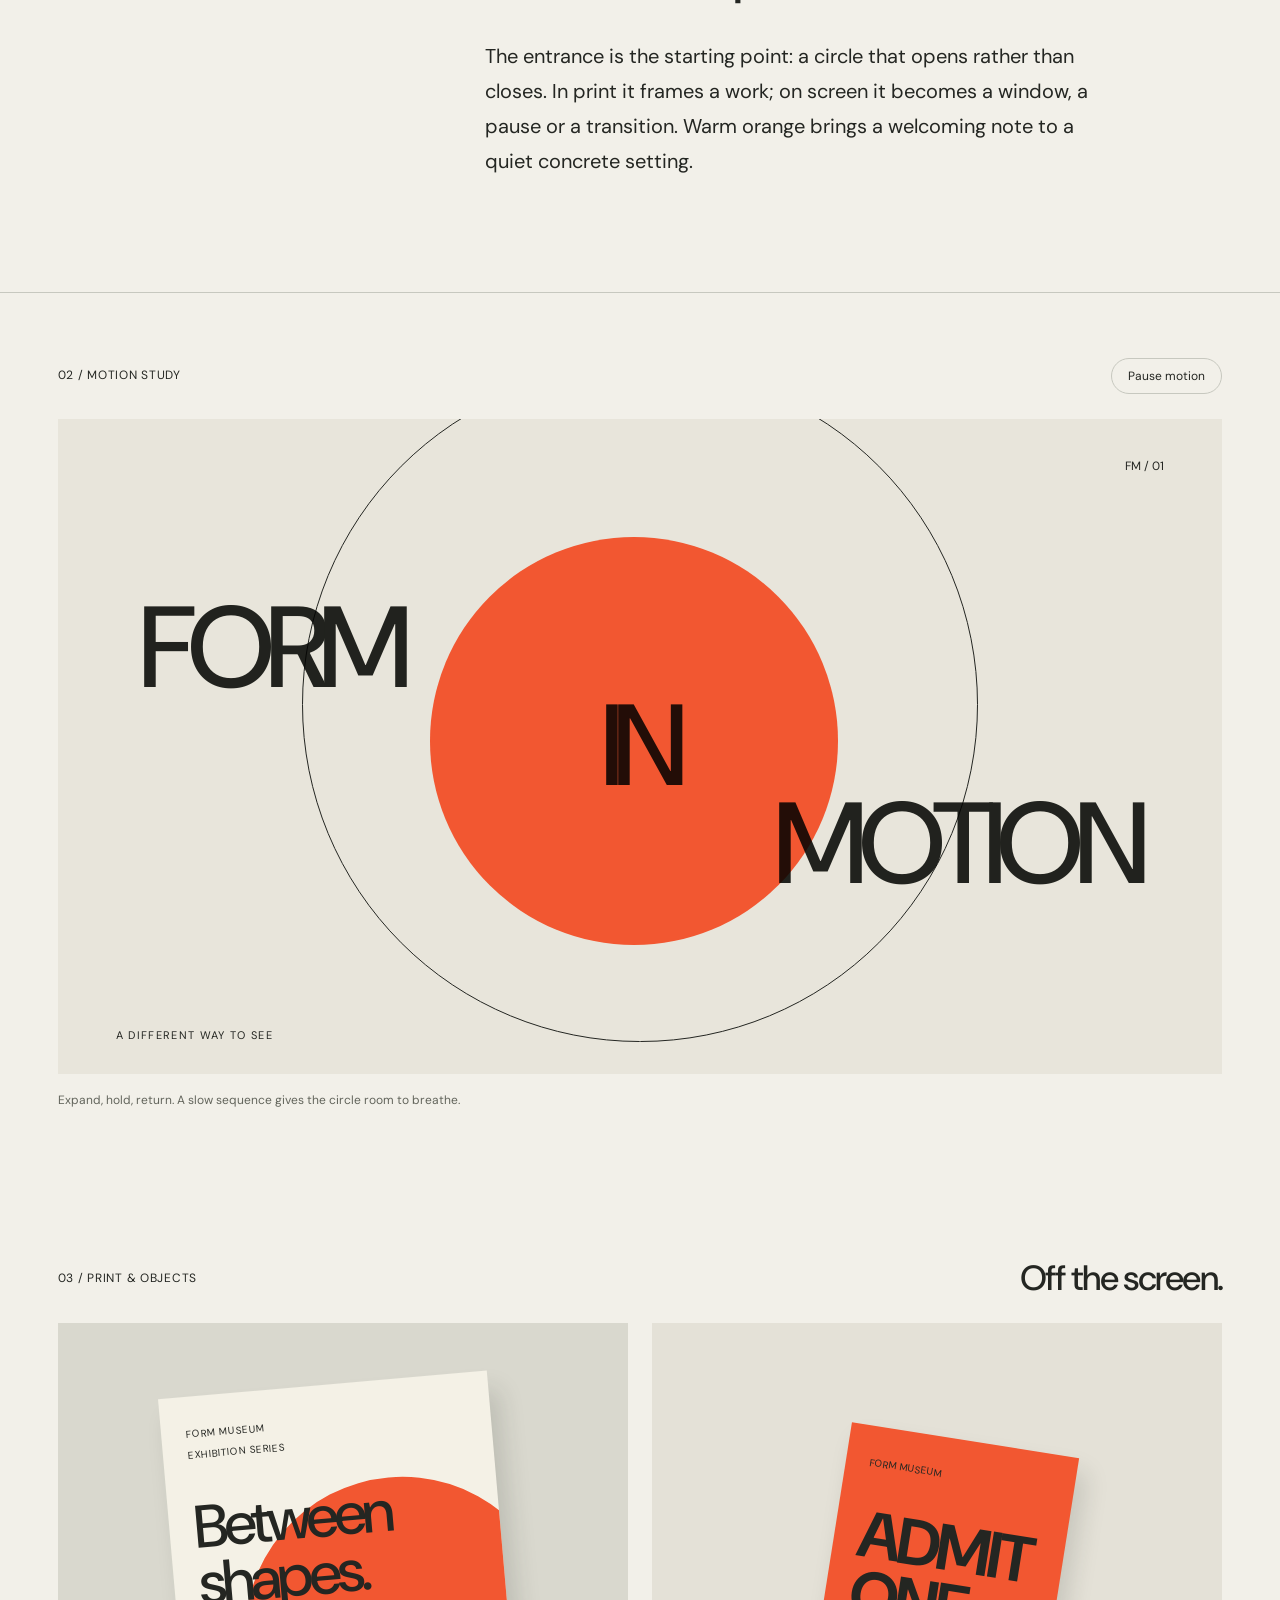
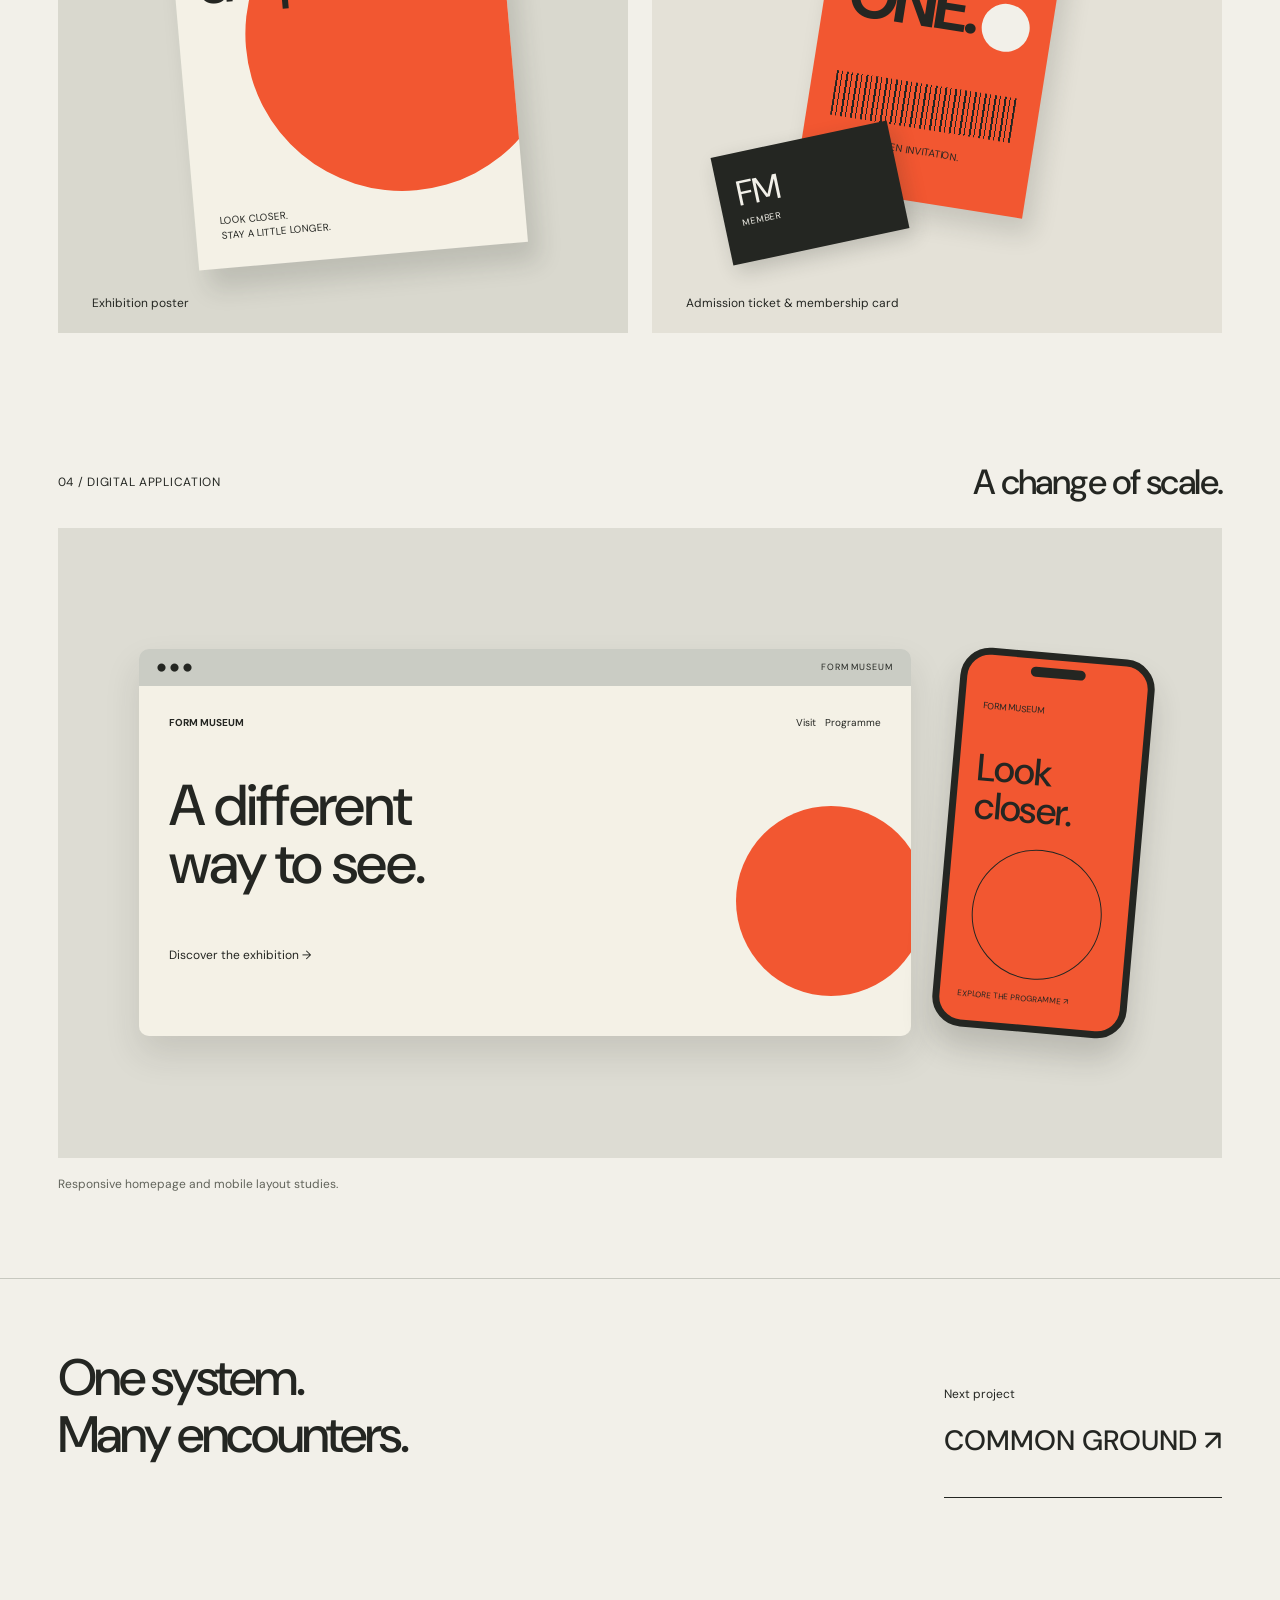
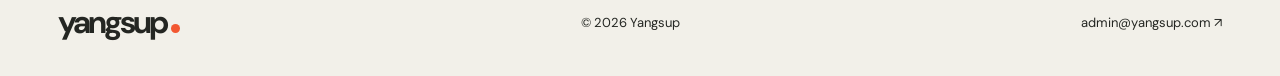
<file: form-museum.html>
<!doctype html><html lang="en"><head><meta charset="utf-8"><meta name="viewport" content="width=device-width,initial-scale=1"><title>FORM MUSEUM — Yangsup</title><meta name="description" content="FORM MUSEUM. Motion, identity and digital design by Yangsup, Seoul."><link rel="stylesheet" href="style.css?v=20261009"><link rel="stylesheet" href="detail.css?v=1"></head><body class="detail-page"><a class="skip" href="#main">Skip to content</a><header><a class="logo" href="index.html" aria-label="Yangsup home">yangsup<span class="logo-dot"></span></a><span class="header-note">Design studio<br>Seoul, South Korea</span><nav aria-label="Main navigation"><a href="index.html#concepts" data-en="Projects" data-ko="프로젝트">Projects</a><a href="about.html" data-en="About" data-ko="소개">About</a><a href="mailto:admin@yangsup.com" data-en="Contact" data-ko="문의">Contact</a><button id="lang" aria-label="한국어로 보기">KR</button></nav></header><main id="main"><div class="case museum"><section class="detail-intro"><a class="back-link" href="index.html#concepts">← <span data-en="All projects" data-ko="전체 프로젝트">All projects</span></a><div class="case-meta"><span>FORM MUSEUM</span><span>DESIGN CONCEPT / 01</span></div><h1 data-en="An open invitation." data-ko="열린 원의 초대.">An open invitation.</h1><p class="lead" data-en="A circular gesture moves between architecture, exhibition graphics and the screen." data-ko="하나의 원이 건축과 전시 그래픽, 화면 사이를 오갑니다.">A circular gesture moves between architecture, exhibition graphics and the screen.</p><div class="disciplines"><span>Identity</span><span>Spatial graphics</span><span>Digital</span><span>Motion</span></div></section><figure class="case-cover"><img src="form-museum.png" width="1536" height="1024" alt="FORM MUSEUM architectural identity visualization"><figcaption>01 / ARCHITECTURE & SIGNAGE</figcaption></figure><section class="editorial"><div class="label">THE IDEA</div><div><h2 data-en="A circle, with possibilities." data-ko="가능성을 품은 원.">A circle, with possibilities.</h2><p data-en="The entrance is the starting point: a circle that opens rather than closes. In print it frames a work; on screen it becomes a window, a pause or a transition. Warm orange brings a welcoming note to a quiet concrete setting." data-ko="입구에서 출발한 원은 닫힌 경계 대신 열린 초대가 됩니다. 인쇄물에서는 작품을 담고, 화면에서는 창과 멈춤, 전환으로 이어집니다. 차분한 콘크리트 공간에 주황색으로 온기를 더했습니다.">The entrance is the starting point: a circle that opens rather than closes. In print it frames a work; on screen it becomes a window, a pause or a transition. Warm orange brings a welcoming note to a quiet concrete setting.</p></div></section><section class="motion-section"><div class="section-top"><div class="label">02 / MOTION STUDY</div><button id="motion" aria-pressed="false">Pause motion</button></div><div class="motion-canvas museum-film"><div class="film-ring anim"></div><div class="film-orb anim"></div><div class="film-word"><span>FORM</span><span>IN</span><span>MOTION</span></div><span class="film-small">A DIFFERENT WAY TO SEE</span><span class="film-index">FM / 01</span></div><p class="sample-caption" data-en="Expand, hold, return. A slow sequence gives the circle room to breathe." data-ko="펼쳐지고, 머물고, 돌아옵니다. 느린 전환으로 원에 호흡을 부여했습니다.">Expand, hold, return. A slow sequence gives the circle room to breathe.</p></section><section class="applications"><div class="section-top"><div class="label">03 / PRINT & OBJECTS</div><h2 data-en="Off the screen." data-ko="화면 밖으로.">Off the screen.</h2></div><div class="application-grid"><figure class="poster-scene"><div class="poster museum-poster"><span>FORM MUSEUM<br>EXHIBITION SERIES</span><h3>Between<br>shapes.</h3><div class="poster-orbit anim"></div><div class="poster-foot">LOOK CLOSER.<br>STAY A LITTLE LONGER.</div></div><figcaption>Exhibition poster</figcaption></figure><figure class="object-scene"><div class="ticket"><span>FORM MUSEUM</span><b>ADMIT<br>ONE.</b><i class="ticket-dot"></i><div class="barcode"></div><small>ART IS AN OPEN INVITATION.</small></div><div class="mini-card">FM<span>MEMBER</span></div><figcaption>Admission ticket & membership card</figcaption></figure></div></section><section class="digital-section"><div class="section-top"><div class="label">04 / DIGITAL APPLICATION</div><h2 data-en="A change of scale." data-ko="다른 크기, 같은 인상.">A change of scale.</h2></div><div class="device-scene"><div class="desktop-frame"><div class="device-toolbar"><span>● ● ●</span><span>FORM MUSEUM</span></div><div class="sample-site"><div class="sample-nav"><b>FORM MUSEUM</b><span>Visit &nbsp; Programme</span></div><h3>A different<br>way to see.</h3><div class="digital-shape anim"></div><div class="sample-bottom">Discover the exhibition →</div></div></div><div class="phone-frame"><div class="phone-notch"></div><span>FORM MUSEUM</span><h3>Look<br>closer.</h3><div class="phone-shape anim"></div><div class="phone-footer">EXPLORE THE PROGRAMME ↗</div></div></div><p class="sample-caption" data-en="Responsive homepage and mobile layout studies." data-ko="홈페이지와 모바일 화면 적용 시안.">Responsive homepage and mobile layout studies.</p></section><section class="case-ending"><h2 data-en="One system.<br>Many encounters." data-ko="하나의 체계.<br>여러 만남.">One system.<br>Many encounters.</h2><a class="next-project" href="common-ground.html"><span data-en="Next project" data-ko="다음 프로젝트">Next project</span><strong>COMMON GROUND ↗</strong></a></section></div></main><footer><a class="logo" href="index.html">yangsup<span class="logo-dot"></span></a><span>© <span id="year">2026</span> Yangsup</span><a href="mailto:admin@yangsup.com">admin@yangsup.com ↗</a></footer><script src="script.js?v=3"></script></body></html>
</file>
<file: style.css>
@import url('https://fonts.googleapis.com/css2?family=DM+Sans:wght@400;450;500;600;700&family=Noto+Sans+KR:wght@400;500;600;700&display=swap');
:root{--paper:#f2f0e9;--ink:#242622;--orange:#f25731;--blue:#2852be;--yellow:#eabb3f;--line:#c7c8bf}*{box-sizing:border-box}html{scroll-behavior:smooth;scroll-padding-top:30px}body{margin:0;background:var(--paper);color:var(--ink);font-family:'DM Sans','Noto Sans KR',sans-serif;font-size:16px;-webkit-font-smoothing:antialiased}a{color:inherit;text-decoration:none}button{font:inherit;color:inherit;cursor:pointer}a:focus-visible,button:focus-visible{outline:3px solid var(--blue);outline-offset:7px}.skip{position:absolute;top:-80px;padding:16px;background:white;z-index:10}.skip:focus{top:10px}header{padding:30px 4.5%;display:flex;align-items:center;justify-content:space-between;border-bottom:1px solid var(--line);gap:30px}.logo{font-size:43px;font-weight:700;letter-spacing:-3px;line-height:1;display:inline-flex;align-items:baseline}.logo-dot{width:9px;height:9px;background:var(--orange);border-radius:50%;margin-left:5px}.header-note{font-size:13px;line-height:1.5;margin-right:auto;margin-left:7%}nav{display:flex;gap:30px;align-items:center;font-size:14px}nav a{padding:7px 0}nav a:hover,.text-link:hover{text-decoration:underline;text-underline-offset:7px}#lang{background:transparent;border:1px solid var(--line);border-radius:50%;width:38px;height:38px;font-size:12px}.hero{min-height:690px;position:relative;padding:31px 4.5% 0;overflow:hidden}.eyebrow{font-size:12px;letter-spacing:.075em;display:flex;justify-content:space-between}.hero h1{font-size:clamp(60px,7.7vw,118px);font-weight:500;letter-spacing:-.064em;line-height:1.02;margin:56px 0 30px;position:relative;z-index:2;pointer-events:none;width:70%}em{font-style:normal;color:var(--orange)}.hero-bottom{display:flex;align-items:flex-end;justify-content:space-between;position:relative;z-index:2;max-width:52%;gap:32px;margin-bottom:56px}.hero-bottom p{font-size:17px;line-height:1.6;max-width:275px}.text-link{font-size:13px;border-bottom:1px solid;white-space:nowrap;padding-bottom:7px;margin-bottom:20px}.motion-stage{position:absolute;right:0;top:90px;width:43%;height:480px}.shape{position:absolute;animation:float 9s ease-in-out infinite;will-change:transform}.circle{background:var(--orange);width:235px;height:235px;border-radius:50%;left:5%;top:15px;z-index:2}.arch{background:var(--yellow);width:225px;height:285px;border-radius:120px 120px 0 0;right:4%;top:35px;transform:rotate(18deg);animation-name:tilt;animation-delay:-3s}.square{background:var(--blue);width:245px;height:245px;border-radius:8px;left:20%;top:200px;transform:rotate(-15deg);animation-name:rock;animation-delay:-1s}.stage-caption{position:absolute;bottom:0;left:20%;font-size:10px;letter-spacing:.13em}#motion{position:absolute;bottom:-36px;right:11%;font-size:12px;background:transparent;border:0;border-bottom:1px solid var(--line);padding:4px}.paused .shape{animation-play-state:paused}.section{padding:100px 4.5%;display:grid;grid-template-columns:1fr 2fr;gap:5%;border-top:1px solid var(--line)}.label{font-size:12px;letter-spacing:.06em;line-height:1.6}h2{font-size:clamp(36px,4vw,62px);line-height:1.12;letter-spacing:-.045em;font-weight:500;margin:0 0 35px}p{line-height:1.75;margin:0 0 18px;max-width:610px}.large-copy{font-size:clamp(21px,2vw,28px);line-height:1.6;letter-spacing:-.02em}.intro{padding-top:105px}.service-list article{display:flex;gap:25px;padding:0 0 34px;margin-bottom:34px;border-bottom:1px solid var(--line);align-items:flex-start}.service-list article:last-child{border:0;padding:0;margin:0}.number{font-size:12px;padding-top:8px}h3{font-size:25px;font-weight:500;letter-spacing:-.03em;margin:0 0 15px}.service-list p{font-size:16px;margin:0;max-width:480px}.mini{width:36px;height:36px;flex-shrink:0;margin-left:auto;margin-top:7px}.orange{background:var(--orange);border-radius:50%}.blue{background:var(--blue)}.yellow{background:var(--yellow);border-radius:40px 40px 0 0}.process{background:var(--ink);color:var(--paper);padding:76px 4.5% 90px}.process-heading{display:flex;justify-content:space-between;align-items:baseline;gap:30px}.process h2{font-size:clamp(30px,3.5vw,54px)}.steps{display:grid;grid-template-columns:repeat(3,1fr);gap:5%;margin-top:50px}.steps article{border-top:1px solid #62635c;padding-top:22px}.steps span{font-size:12px;color:#c0c3b8}.steps h3{margin-top:40px;font-size:26px}.steps p{color:#d0d1c8;font-size:16px}.team{display:grid;grid-template-columns:repeat(3,1fr);gap:24px;margin-top:55px}.team>div{padding-top:24px;border-top:1px solid var(--line)}.member-symbol{display:block;width:32px;height:32px;margin-bottom:27px}.team h3{font-family:'Noto Sans KR',sans-serif;font-size:21px;letter-spacing:0;margin-bottom:7px}.team p,.established{font-size:13px}.established{margin-top:40px;color:#65675e}.contact{background:var(--orange);padding:65px 4.5%}.contact h2{font-size:clamp(42px,6.3vw,96px);margin:55px 0 30px}.email{font-size:clamp(25px,3vw,45px);border-bottom:2px solid;letter-spacing:-.03em;padding-bottom:4px}.contact-bottom{display:flex;justify-content:space-between;align-items:flex-end;gap:35px;margin-top:75px}.contact-bottom p{max-width:350px;margin:0}.contact address{font-size:16px;font-style:normal;line-height:1.7}footer{padding:38px 4.5%;display:flex;justify-content:space-between;align-items:center;font-size:13px}footer .logo{font-size:32px}html[lang=ko] .hero h1{font-size:clamp(44px,5.7vw,88px);letter-spacing:-.055em;line-height:1.22}html[lang=ko] h2{line-height:1.3;word-break:keep-all}html[lang=ko] p{word-break:keep-all}@keyframes float{50%{transform:translate(15px,25px)}}@keyframes rock{50%{transform:translate(-12px,-18px) rotate(-3deg)}}@keyframes tilt{50%{transform:translate(-15px,5px) rotate(8deg)}}@media(min-width:1600px){body{max-width:1800px;margin:auto}.motion-stage{right:4%}}@media(max-width:1000px){.header-note{display:none}.hero h1{font-size:8.3vw}.motion-stage{transform:scale(.8);transform-origin:right center;width:48%;top:60px}.hero-bottom{max-width:60%}.hero-bottom .text-link{display:none}.section{grid-template-columns:1fr 2.5fr;gap:5%}.process-heading{display:block}.process-heading h2{margin-top:28px}.steps h3{font-size:22px}}@media(max-width:650px){header{padding:25px 6%;gap:15px}.logo{font-size:34px}nav{gap:18px}nav a{font-size:12px}nav a:first-child{display:none}#lang{width:32px;height:32px}.hero{min-height:0;padding:25px 6% 0}.eyebrow span:last-child{display:none}.hero h1{font-size:clamp(48px,12vw,76px);width:100%;margin:40px 0 20px}.hero-bottom{max-width:100%;margin:0}.hero-bottom p{font-size:16px;max-width:280px}.motion-stage{position:relative;width:100%;height:350px;top:auto;right:auto;transform:none;margin:10px 0 50px}.circle{width:155px;height:155px;left:7%;top:30px}.arch{width:145px;height:200px;right:7%;top:35px}.square{width:168px;height:168px;left:28%;top:156px}.stage-caption{bottom:0;left:5%;font-size:9px}#motion{bottom:-28px;right:5%}.section{display:block;padding:60px 6%}.section>.label{margin-bottom:36px}h2{font-size:38px}.large-copy{font-size:21px}.service-list article{gap:14px}.service-list h3{font-size:23px}.mini{width:23px;height:23px}.service-list p{font-size:15px}.process{padding:55px 6%}.steps{grid-template-columns:1fr;gap:28px;margin-top:32px}.steps h3{margin-top:20px}.steps p{margin-bottom:0}.team{gap:15px}.team h3{font-size:19px}.contact{padding:48px 6%}.contact h2{font-size:43px;margin-top:38px}.contact-bottom{display:block;margin-top:50px}.contact address{margin-top:30px}footer{padding:30px 6%;gap:15px}footer>span:last-child{display:none}html[lang=ko] .hero h1{font-size:clamp(35px,9.3vw,58px)}}@media(prefers-reduced-motion:reduce){html{scroll-behavior:auto}.shape{animation:none!important}}

/* Motion sequences: deliberate turns, soft morphs and brief dissolves. */
.shape{animation-duration:14s;animation-timing-function:cubic-bezier(.45,0,.2,1);will-change:transform,opacity,border-radius}.circle{animation-name:circle-story;animation-delay:0s}.arch{animation-name:arch-story;animation-delay:-4s}.square{animation-name:square-story;animation-delay:-8s}
@keyframes circle-story{0%,100%{transform:translate(0,0) rotate(0);border-radius:50%;opacity:1}25%{transform:translate(18px,28px) rotate(90deg);border-radius:50% 50% 8% 50%}48%{transform:translate(-8px,12px) rotate(180deg) scale(.85);border-radius:12%;opacity:1}65%{transform:translate(12px,-12px) rotate(240deg) scale(.55);opacity:0}78%{transform:translate(0,0) rotate(300deg) scale(.85);border-radius:50%;opacity:1}}
@keyframes arch-story{0%,100%{transform:rotate(18deg);border-radius:120px 120px 0 0;opacity:1}30%{transform:translate(-25px,24px) rotate(-35deg);border-radius:50%}55%{transform:translate(-12px,-12px) rotate(45deg) scale(.84);border-radius:12px;opacity:1}72%{transform:translate(14px,15px) rotate(90deg) scale(.7);opacity:0}86%{transform:rotate(18deg);opacity:1}}
@keyframes square-story{0%,100%{transform:rotate(-15deg);border-radius:8px;opacity:1}28%{transform:translate(20px,-18px) rotate(75deg);border-radius:8px}48%{transform:translate(-8px,-25px) rotate(165deg) scale(.8);border-radius:50%;opacity:1}64%{transform:translate(12px,12px) rotate(230deg) scale(.6);opacity:0}82%{transform:rotate(345deg);border-radius:8px;opacity:1}}
.portfolio{border-top:1px solid var(--line);padding:90px 4.5%}.portfolio-heading{display:grid;grid-template-columns:1fr 2fr;gap:5%;margin-bottom:64px}.portfolio-heading h2{margin-bottom:25px}.project{margin-bottom:70px}.project-title{display:flex;justify-content:space-between;gap:20px;align-items:center;margin-bottom:20px}.project-title h3{font-size:27px;margin:0}.concept-label{font-size:12px;letter-spacing:.05em;border:1px solid var(--line);border-radius:30px;padding:8px 12px;white-space:nowrap}.project-visuals{display:grid;grid-template-columns:1.6fr 1fr;gap:20px;align-items:stretch}.project figure{margin:0;min-width:0}.architecture{display:flex;flex-direction:column}.architecture img{width:100%;height:100%;min-height:0;aspect-ratio:1.5;object-fit:cover;display:block;flex:1}.project figcaption{font-size:12px;line-height:1.5;padding:14px 0 0;color:#62645b}.web-concept{display:flex;flex-direction:column}.browser-bar{display:flex;justify-content:space-between;align-items:center;padding:12px 18px;background:#dedfd7;font-size:9px;letter-spacing:.08em}.browser-bar span:first-child{letter-spacing:4px;color:#8b8d82}.mock-page{padding:24px;background:#e5e3da;overflow:hidden;flex:1;display:flex;flex-direction:column}.mock-nav{display:flex;justify-content:space-between;gap:20px;font-size:10px;line-height:1.3}.mock-nav strong{font-size:15px;letter-spacing:-.06em}.mock-title{font-size:clamp(30px,3.3vw,54px);line-height:1.02;letter-spacing:-.06em;margin:27px 0 20px}.museum-composition{height:160px;position:relative;overflow:hidden}.mock-orbit{display:block;width:135px;height:135px;background:var(--orange);border-radius:50%;position:absolute;left:5%;top:0;animation:orbit-study 9s ease-in-out infinite}.mock-line{position:absolute;height:160px;width:110px;border:1px solid #252722;left:36%;top:-15px;transform:rotate(25deg)}.mock-frame{position:absolute;right:0;bottom:20px;font-size:12px;letter-spacing:.1em}.mock-bottom{display:flex;justify-content:space-between;font-size:9px;line-height:1.8;gap:15px;border-top:1px solid #b0b1a9;padding-top:15px;margin-top:auto}.mock-bottom b{font-size:13px;font-weight:500}.culture-web .mock-page{background:#2852be;color:#f4f0df}.culture-web .browser-bar{background:#193a8f;color:#fff}.culture-web .browser-bar span:first-child{color:#abbade}.culture-web .mock-bottom{border-color:#7890ce}.culture-composition{display:grid;grid-template-columns:repeat(4,1fr);height:136px;gap:4px;margin:10px 0 20px;align-items:center}.culture-composition span{display:block;background:var(--yellow);height:85px;border-radius:100px 100px 0 0;animation:culture-study 10s ease-in-out infinite}.culture-composition span:nth-child(2){background:#efeee4;border-radius:50%;animation-delay:-2s}.culture-composition span:nth-child(3){animation-delay:-4s;transform:rotate(180deg)}.culture-composition span:nth-child(4){background:#efeee4;animation-delay:-6s}.project-description{display:flex;justify-content:space-between;gap:35px;margin-top:25px}.project-description p{max-width:650px;font-size:17px}.project-description>span{font-size:12px;line-height:1.8;max-width:200px}.concept-note{font-size:13px;color:#64665f;max-width:780px;border-top:1px solid var(--line);padding-top:20px}.team h3{font-family:'DM Sans',sans-serif;font-size:23px;letter-spacing:-.04em}.paused .mock-orbit,.paused .culture-composition span{animation-play-state:paused}
@keyframes orbit-study{50%{transform:translateX(70px) scale(.72);border-radius:18%}}@keyframes culture-study{50%{transform:rotate(180deg) scale(.75);border-radius:50%}}
@media(max-width:1000px){nav{gap:20px}.header-note{display:none}.project-visuals{grid-template-columns:1.2fr 1fr}.mock-page{padding:20px}.project-title h3{font-size:23px}.team h3{font-size:20px}}
@media(max-width:650px){nav{gap:13px}nav a:first-child{display:block}nav a[href="#approach"],nav a[href="#studio"]{display:none}.portfolio{padding:55px 6%}.portfolio-heading{display:block;margin-bottom:35px}.portfolio-heading>.label{margin-bottom:28px}.project-visuals{grid-template-columns:1fr;gap:25px}.architecture img{height:auto;flex:none}.mock-title{font-size:44px}.mock-page{padding:26px;min-height:395px}.museum-composition{height:180px}.project-title{align-items:flex-start}.project-title h3{font-size:21px}.concept-label{font-size:10px;padding:6px 8px}.project-description{display:block}.project-description p{font-size:16px}.project-description>span{font-size:12px}.project{margin-bottom:55px}.team h3{font-size:19px}.team{grid-template-columns:1fr;gap:18px}.team>div{display:grid;grid-template-columns:35px 1fr auto;align-items:center;gap:15px;padding-top:18px}.member-symbol,.team h3,.team p{margin:0}}
@media(prefers-reduced-motion:reduce){.shape,.mock-orbit,.culture-composition span{animation:none!important;opacity:1!important}}

.architecture>a{display:flex;flex:1;min-height:0}.architecture>a img{width:100%;height:100%;object-fit:cover}.project-title a:hover{text-decoration:underline;text-underline-offset:6px}@media(max-width:650px){.architecture>a img{height:auto}nav a[href="about.html"]{display:block}}
</file>
<file: detail.css>
.detail-intro{padding:65px 4.5% 70px}.detail-intro h1{font-size:clamp(48px,7.8vw,112px);line-height:1.04;letter-spacing:-.065em;font-weight:500;max-width:1100px;margin:40px 0 30px}.lead{font-size:clamp(20px,2vw,28px);max-width:720px;line-height:1.6}.back-link{font-size:13px;display:inline-block;margin-bottom:60px}.case-meta{display:flex;justify-content:space-between;font-size:12px;letter-spacing:.08em}.disciplines{display:flex;gap:10px;flex-wrap:wrap;margin-top:35px}.disciplines span{border:1px solid var(--line);border-radius:30px;padding:8px 14px;font-size:12px}.case-cover{margin:0 4.5%}.case-cover img{width:100%;height:auto;max-height:760px;object-fit:cover;display:block}.case-cover figcaption,.sample-caption{font-size:12px;margin-top:16px;color:#62645b}.editorial{display:grid;grid-template-columns:1fr 2fr;gap:5%;padding:95px 4.5%;border-bottom:1px solid var(--line)}.editorial p{font-size:20px}.section-top{display:flex;align-items:center;justify-content:space-between;margin-bottom:25px;gap:25px}.section-top h2{margin:0;font-size:35px}.motion-section,.applications,.digital-section{padding:65px 4.5%}.section-top #motion{position:static;border:1px solid var(--line);border-radius:30px;padding:9px 16px}.motion-canvas{position:relative;aspect-ratio:16/9;overflow:hidden}.museum-film{background:#e8e5db}.film-ring{position:absolute;width:58%;aspect-ratio:1;border:1px solid var(--ink);border-radius:50%;left:21%;top:-8%;animation:ring-turn 12s ease-in-out infinite}.film-orb{position:absolute;left:32%;top:18%;width:35%;aspect-ratio:1;background:var(--orange);border-radius:50%;animation:orb-breathe 12s ease-in-out infinite}.film-word{position:absolute;inset:13% 7%;font-size:clamp(38px,9vw,140px);line-height:.85;font-weight:500;letter-spacing:-.08em;display:flex;flex-direction:column;justify-content:center;mix-blend-mode:multiply}.film-word span:nth-child(2){align-self:center}.film-word span:nth-child(3){align-self:flex-end}.film-small{position:absolute;bottom:5%;left:5%;font-size:11px;letter-spacing:.12em}.film-index{position:absolute;right:5%;top:6%;font-size:12px}.ground-film{background:var(--blue);color:var(--paper)}.ground-word{position:absolute;inset:17% 6%;font-size:clamp(40px,8.5vw,130px);letter-spacing:-.065em;line-height:.98;z-index:2}.ground-tiles{position:absolute;right:4%;bottom:5%;display:grid;grid-template-columns:repeat(3,1fr);gap:10px;width:48%;height:80%}.ground-tiles i{background:var(--yellow);border-radius:50% 50% 0 0;animation:tile-gather 10s ease-in-out infinite}.ground-tiles i:nth-child(2n){background:#dce2d3;border-radius:50%;animation-delay:-3s}.ground-tiles i:nth-child(3n){animation-delay:-6s}.application-grid{display:grid;grid-template-columns:1fr 1fr;gap:24px}.application-grid figure{margin:0;min-height:610px;position:relative;padding:55px 12% 70px;display:flex;align-items:center;justify-content:center;overflow:hidden}.poster-scene{background:#d9d8ce}.object-scene{background:#e4e1d7}.application-grid figcaption{position:absolute;bottom:22px;left:6%;font-size:12px}.poster{width:100%;max-width:330px;aspect-ratio:3/4.3;background:#f4f1e6;box-shadow:10px 20px 25px #24262226;transform:rotate(-5deg);padding:25px;position:relative;overflow:hidden}.poster>span{font-size:10px;letter-spacing:.06em}.poster h3{font-size:clamp(40px,4.7vw,70px);line-height:.95;margin-top:35px;position:relative;z-index:2;letter-spacing:-.065em}.poster-orbit{position:absolute;bottom:13%;right:-15%;background:var(--orange);width:95%;aspect-ratio:1;border-radius:50%;animation:poster-orbit 10s ease-in-out infinite}.poster-foot{position:absolute;bottom:25px;left:25px;font-size:10px;line-height:1.5;z-index:2}.ticket{width:230px;height:365px;background:var(--orange);transform:rotate(9deg);padding:24px;position:relative;box-shadow:10px 15px 25px #24262226}.ticket>span,.ticket small{font-size:10px}.ticket b{display:block;font-size:65px;line-height:.9;letter-spacing:-.06em;margin-top:35px}.ticket-dot{position:absolute;right:22px;top:155px;width:48px;height:48px;background:var(--paper);border-radius:50%}.barcode{height:45px;margin:50px 0 10px;background:repeating-linear-gradient(90deg,#242622 0 2px,transparent 2px 5px,#242622 5px 6px,transparent 6px 10px)}.mini-card{position:absolute;width:180px;height:110px;background:var(--ink);color:var(--paper);bottom:85px;left:12%;padding:18px;font-size:35px;letter-spacing:-.05em;transform:rotate(-12deg);box-shadow:4px 8px 20px #24262233}.mini-card span{display:block;font-size:9px;letter-spacing:.1em}.ground .poster-scene{background:#b8c5dc}.ground-poster{background:var(--blue);color:var(--paper)}.poster-modules{display:flex;position:absolute;bottom:19%;left:10%;width:80%;height:25%;gap:5px}.poster-modules i{width:33%;background:var(--yellow);border-radius:80px 80px 0 0;animation:tile-gather 10s ease-in-out infinite}.poster-modules i:nth-child(2){background:var(--paper);animation-delay:-3s}.ground .object-scene{background:#e6bf4b}.wayfinding{background:var(--blue);color:var(--paper);width:100%;max-width:350px;padding:28px;box-shadow:10px 15px 0 #233d7c;transform:perspective(900px) rotateY(-8deg)}.wayfinding>span{font-size:11px}.wayfinding p{font-size:clamp(15px,1.7vw,25px);border-bottom:1px solid #ffffff50;padding:20px 0;margin:0}.sign-arch{height:100px;width:80px;border-radius:80px 80px 0 0;background:var(--yellow);margin-top:25px}.device-scene{background:#dddcd3;min-height:630px;padding:65px 7%;display:flex;align-items:center;gap:35px;overflow:hidden}.desktop-frame{width:78%;box-shadow:0 18px 35px #24262220;border-radius:10px;overflow:hidden}.device-toolbar{background:#caccc4;display:flex;justify-content:space-between;font-size:9px;padding:12px 18px;letter-spacing:.1em}.sample-site{padding:30px;background:#f4f1e6;position:relative;min-height:350px;overflow:hidden}.sample-nav{display:flex;justify-content:space-between;font-size:10px;gap:20px;position:relative;z-index:2}.sample-site h3{font-size:clamp(35px,4.5vw,68px);line-height:1;position:relative;z-index:2;max-width:80%;margin-top:48px}.digital-shape{position:absolute;width:190px;height:190px;border-radius:50%;right:-15px;bottom:40px;background:var(--orange);animation:orb-breathe 12s ease-in-out infinite}.sample-bottom{font-size:12px;position:relative;margin-top:55px}.phone-frame{width:195px;height:380px;flex-shrink:0;background:var(--orange);border:7px solid var(--ink);border-radius:30px;position:relative;padding:38px 18px 22px;box-shadow:0 20px 30px #24262230;overflow:hidden;transform:rotate(5deg)}.phone-notch{position:absolute;top:8px;left:35%;width:30%;height:10px;background:var(--ink);border-radius:10px}.phone-frame>span{font-size:9px}.phone-frame h3{font-size:38px;line-height:1;margin-top:35px;position:relative;z-index:2}.phone-shape{position:absolute;width:130px;height:130px;border:1px solid var(--ink);border-radius:50%;left:25px;top:190px;animation:ring-turn 10s ease-in-out infinite}.phone-footer{position:absolute;bottom:22px;font-size:8px}.ground .sample-site{background:var(--blue);color:var(--paper)}.ground .digital-shape{background:var(--yellow);border-radius:100px 100px 0 0}.ground .phone-frame{background:var(--yellow)}.ground .phone-shape{border:0;background:var(--blue);border-radius:100px 100px 0 0}.case-ending{padding:70px 4.5%;display:flex;justify-content:space-between;gap:30px;border-top:1px solid var(--line)}.next-project{display:flex;flex-direction:column;gap:20px;justify-content:center;border-bottom:1px solid}.next-project span{font-size:12px}.next-project strong{font-size:28px;font-weight:500}.about-art{height:350px;position:relative;background:#e1e2d8;overflow:hidden;margin-top:55px}.about-art i{position:absolute;display:block;width:190px;height:190px;top:65px}.orbit-disc{background:var(--orange);border-radius:50%;left:22%;animation:orb-breathe 12s ease-in-out infinite}.about-arch{left:43%;background:var(--yellow);border-radius:100px 100px 0 0;animation:tile-gather 10s ease-in-out infinite}.about-square{left:64%;background:var(--blue);animation:ring-turn 14s ease-in-out infinite}.about-art>span{position:absolute;bottom:25px;left:30px;font-size:11px;letter-spacing:.12em}.principles{background:var(--ink);color:var(--paper);padding:70px 4.5%}.principle-grid{display:grid;grid-template-columns:repeat(3,1fr);gap:5%;margin-top:45px}.principle-grid article{border-top:1px solid #ffffff55;padding-top:25px}.principle-grid h3{margin-top:40px;font-size:27px}.principle-grid p{color:#d0d1c8}.about-contact{background:var(--orange);padding:70px 4.5%}.about-contact h2{margin-top:45px}.contact-grid{display:grid;grid-template-columns:1.4fr 1fr;gap:60px;margin-top:55px}.contact-mail{display:block;font-size:clamp(26px,3vw,45px);letter-spacing:-.04em;margin:20px 0}.contact-grid address{font-style:normal;line-height:1.9;margin:20px 0 30px}.contact-grid address span{font-size:14px}.contact-grid p{font-size:15px}.detail-page .paused .anim,.paused .anim{animation-play-state:paused!important}@keyframes ring-turn{50%{transform:rotate(180deg) scale(.78);border-radius:12%}}@keyframes orb-breathe{35%{transform:translateX(-25%) scale(.72);border-radius:12%}70%{transform:translateX(20%) scale(1.08);border-radius:50%}}@keyframes tile-gather{40%{transform:rotate(90deg) scale(.7);border-radius:50%}75%{transform:rotate(180deg);border-radius:8%}}@keyframes poster-orbit{50%{transform:translateX(-25%) scale(.82)}}
@media(max-width:800px){.detail-page nav a:first-child{display:block}.detail-page nav{gap:14px}.header-note{display:none}.editorial{grid-template-columns:1fr;padding:60px 6%;gap:30px}.detail-intro{padding:45px 6%}.back-link{margin-bottom:40px}.application-grid figure{min-height:480px;padding:40px 12% 65px}.poster{padding:18px}.poster h3{font-size:42px}.device-scene{padding:40px 5%;min-height:480px;gap:18px}.phone-frame{width:150px;height:310px;padding:32px 12px}.phone-frame h3{font-size:30px}.phone-shape{width:100px;height:100px;left:15px;top:155px}.sample-site{padding:20px;min-height:280px}.sample-nav span{display:none}.about-art i{width:145px;height:145px;top:85px}.about-art .orbit-disc{left:12%}.about-art .about-arch{left:38%}.about-art .about-square{left:64%}.principle-grid{gap:25px}.principle-grid h3{font-size:23px}.contact-grid{gap:25px}.case-ending{display:block}.next-project{padding:25px 0}}
@media(max-width:550px){.detail-page header{flex-wrap:wrap;gap:22px}.detail-page nav{margin-left:auto}.detail-page nav a{display:block!important;font-size:12px}.detail-intro h1{font-size:52px}.case-meta{font-size:10px;gap:20px}.case-meta span:last-child{text-align:right}.case-cover{margin:0}.case-cover figcaption{padding-left:6%}.section-top h2{font-size:28px}.motion-section,.applications,.digital-section{padding:45px 6%}.film-small{font-size:7px}.film-index{font-size:9px}.film-word{font-size:12vw}.ground-word{font-size:11vw}.ground-tiles{gap:5px}.application-grid{grid-template-columns:1fr;gap:18px}.application-grid figure{min-height:540px}.poster h3{font-size:58px}.wayfinding p{font-size:23px}.device-scene{display:block;padding:30px 20px}.desktop-frame{width:100%;}.sample-site h3{font-size:40px}.phone-frame{margin:35px auto 5px;width:180px;height:350px}.phone-frame h3{font-size:36px}.phone-shape{width:125px;height:125px;top:175px}.digital-shape{width:140px;height:140px}.sample-caption{font-size:12px}.principle-grid,.contact-grid{grid-template-columns:1fr}.principle-grid article{padding-bottom:10px}.about-art{height:270px}.about-art i{width:100px;height:100px;top:70px}.about-art .orbit-disc{left:10%}.about-art .about-arch{left:38%}.about-art .about-square{left:64%}.contact-grid{gap:40px}.editorial p{font-size:18px}footer{flex-wrap:wrap}footer>a:last-child{font-size:12px}}
@media(prefers-reduced-motion:reduce){.anim{animation:none!important}}

.about-art #motion{bottom:20px;right:25px}
</file>
